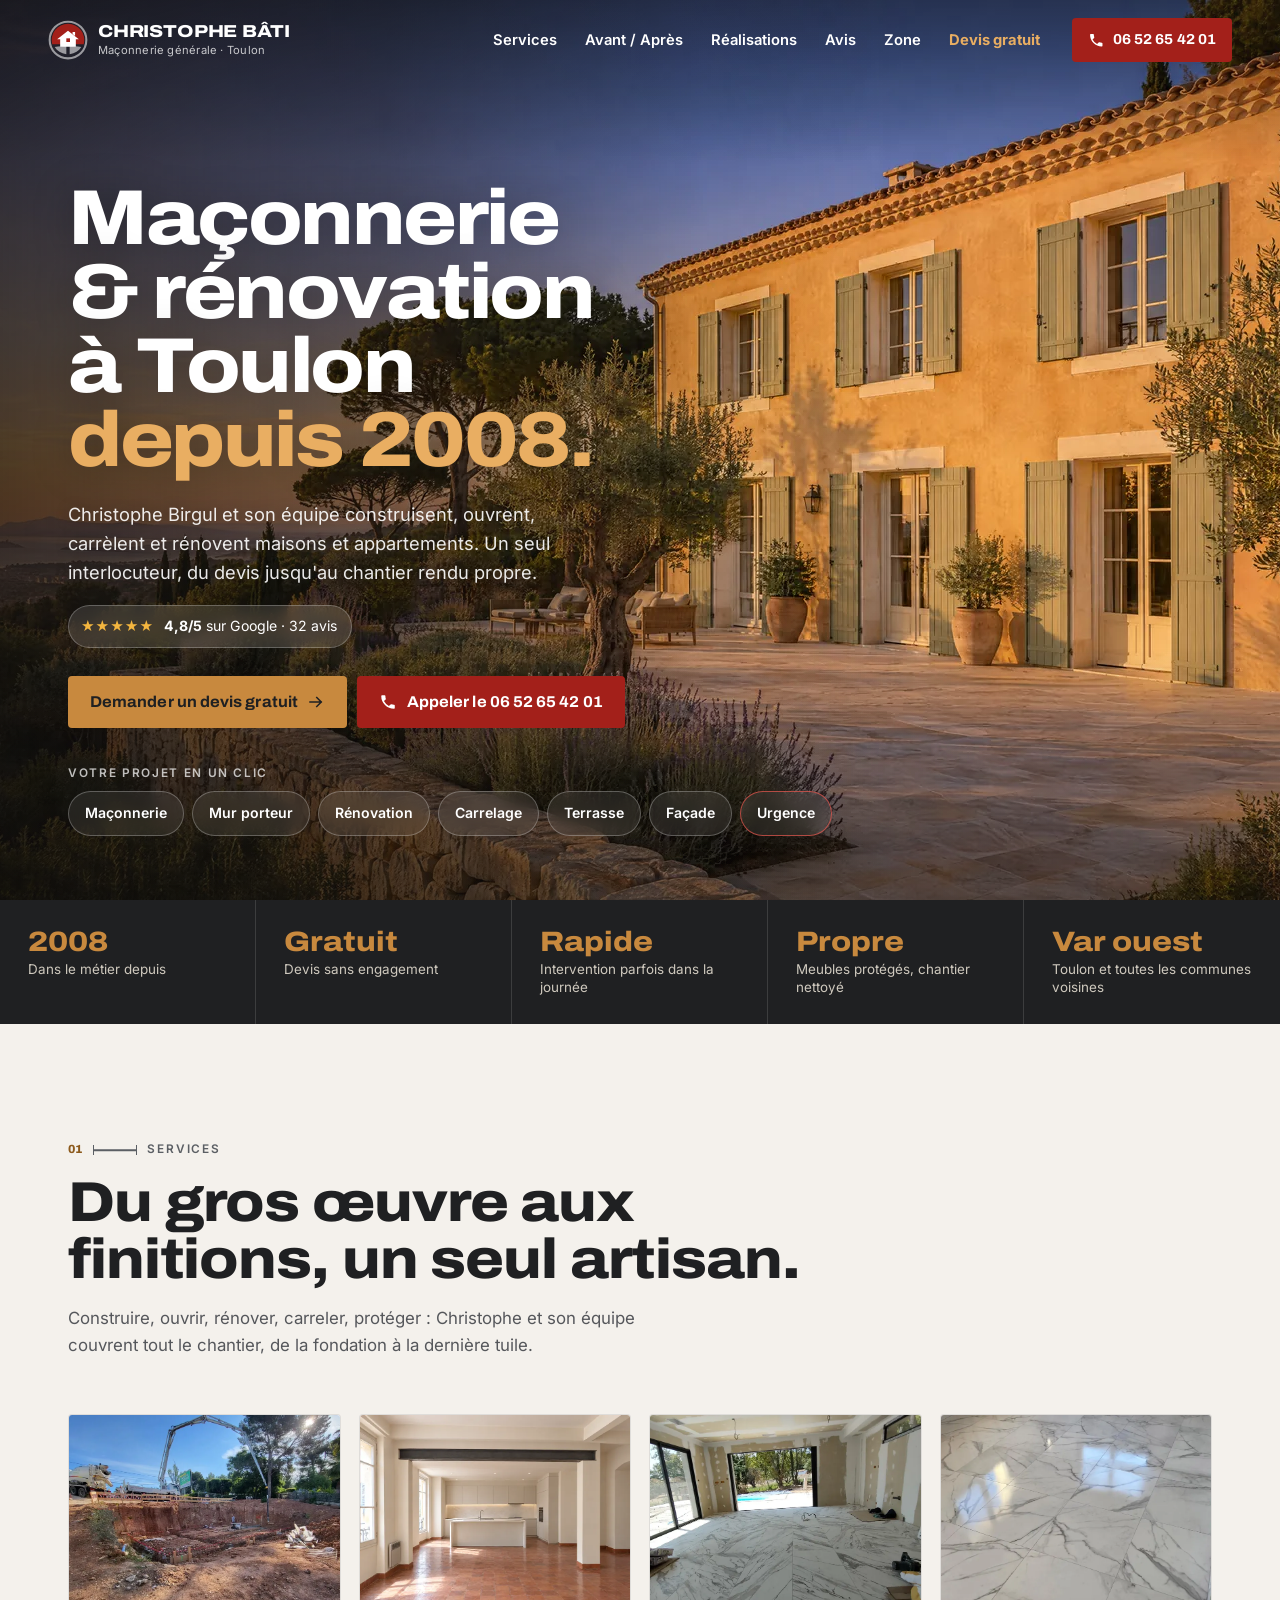
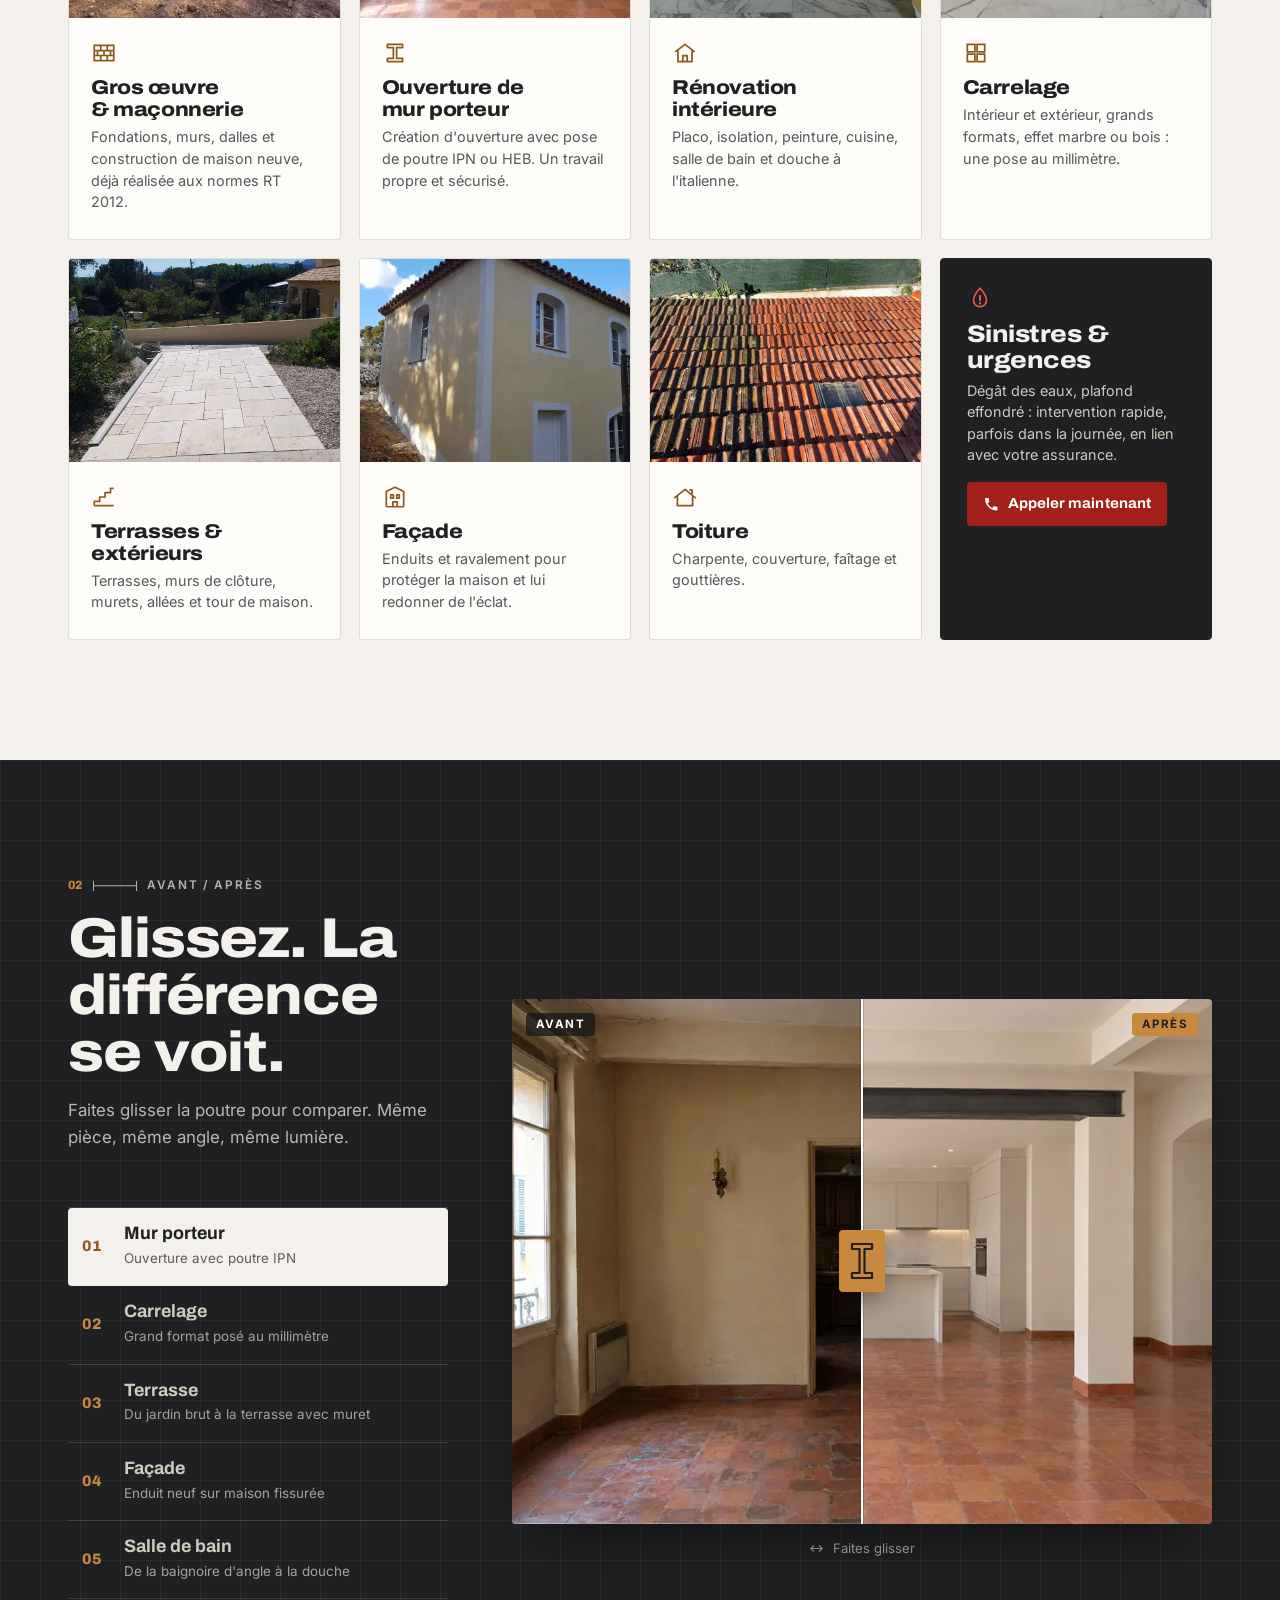
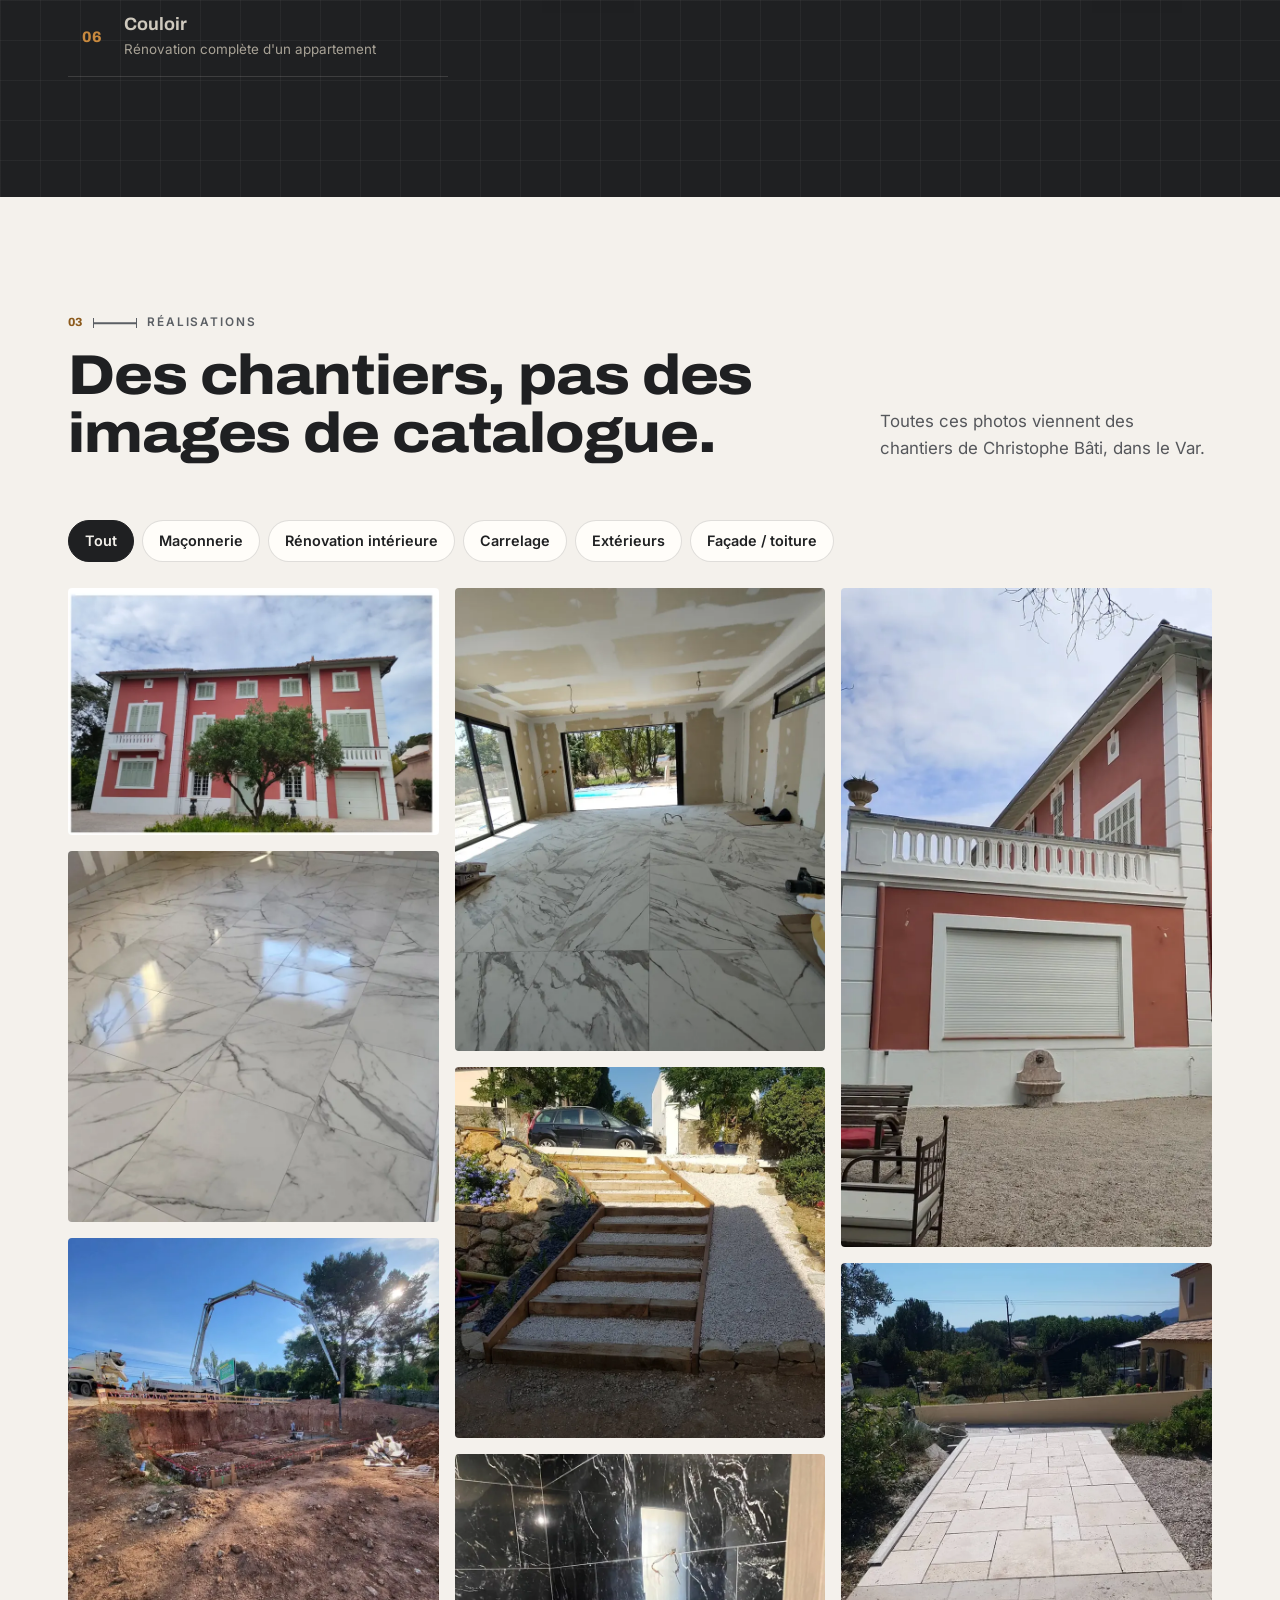
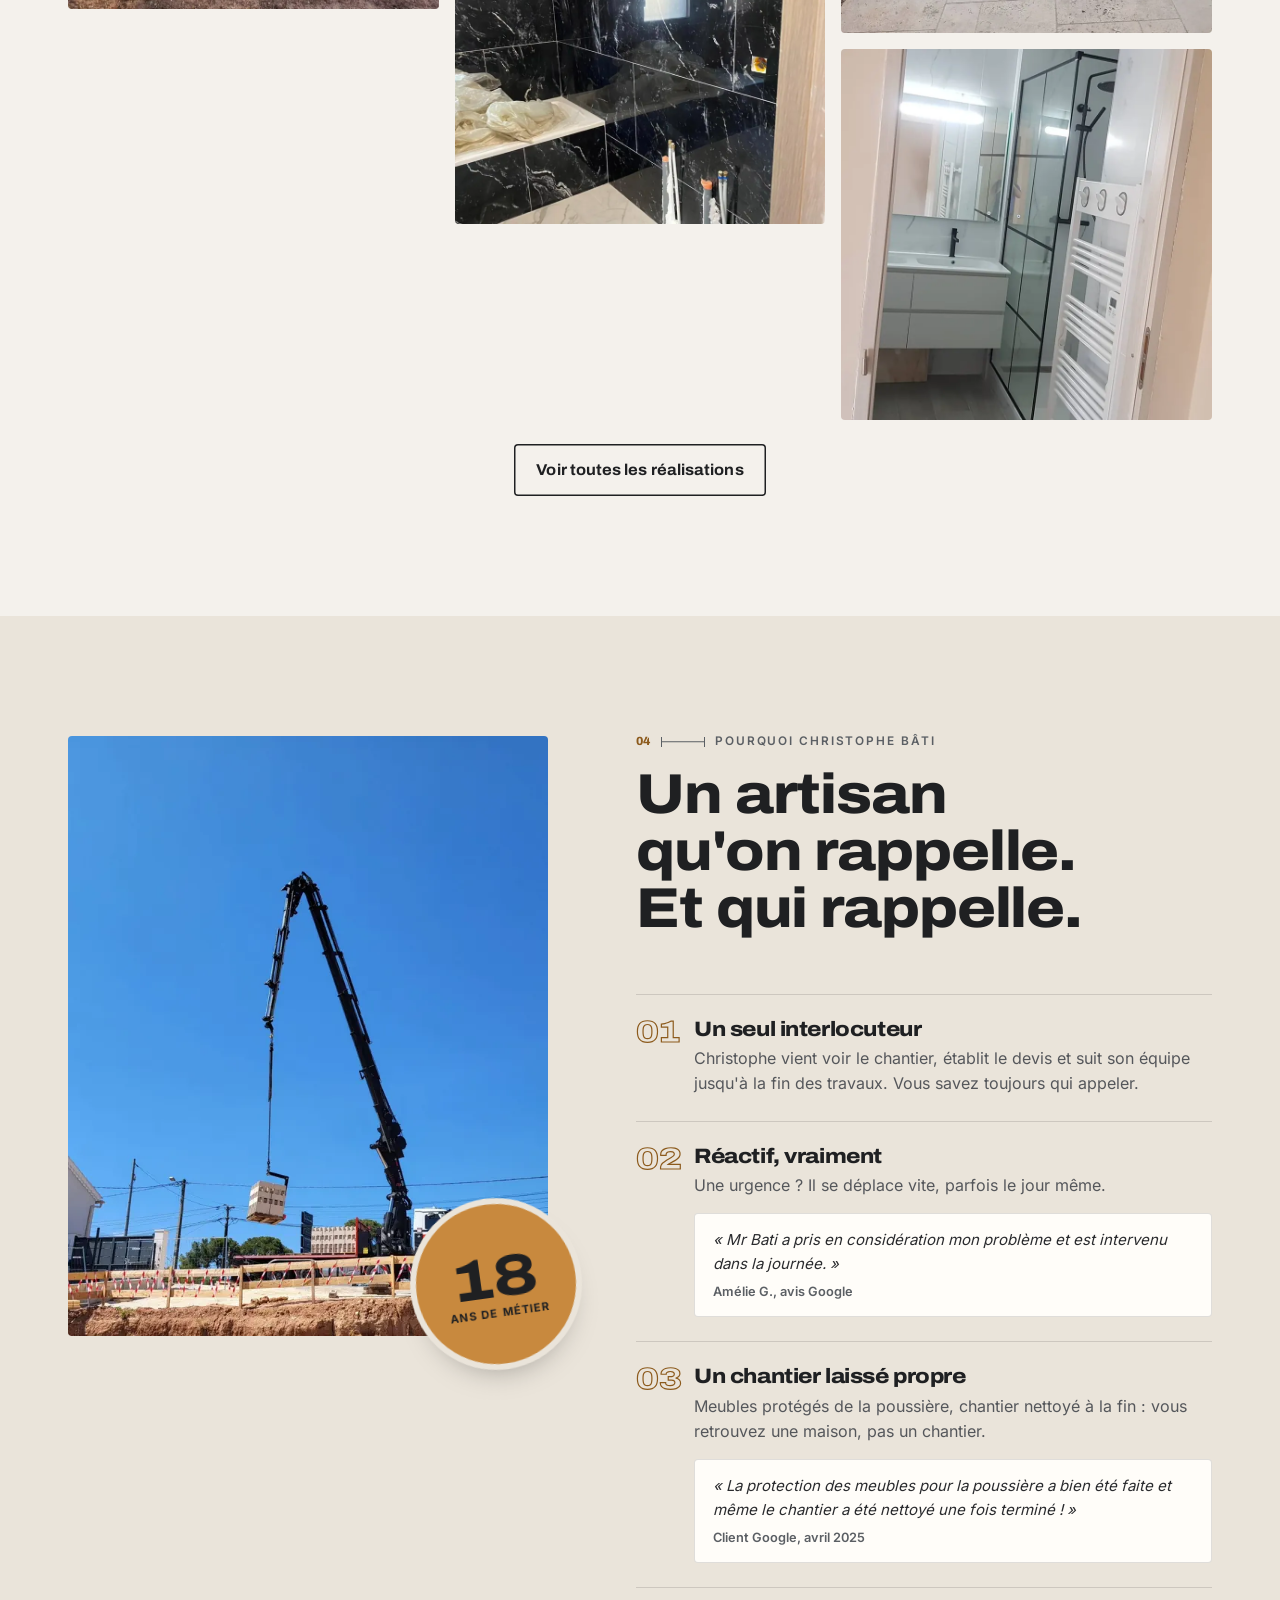
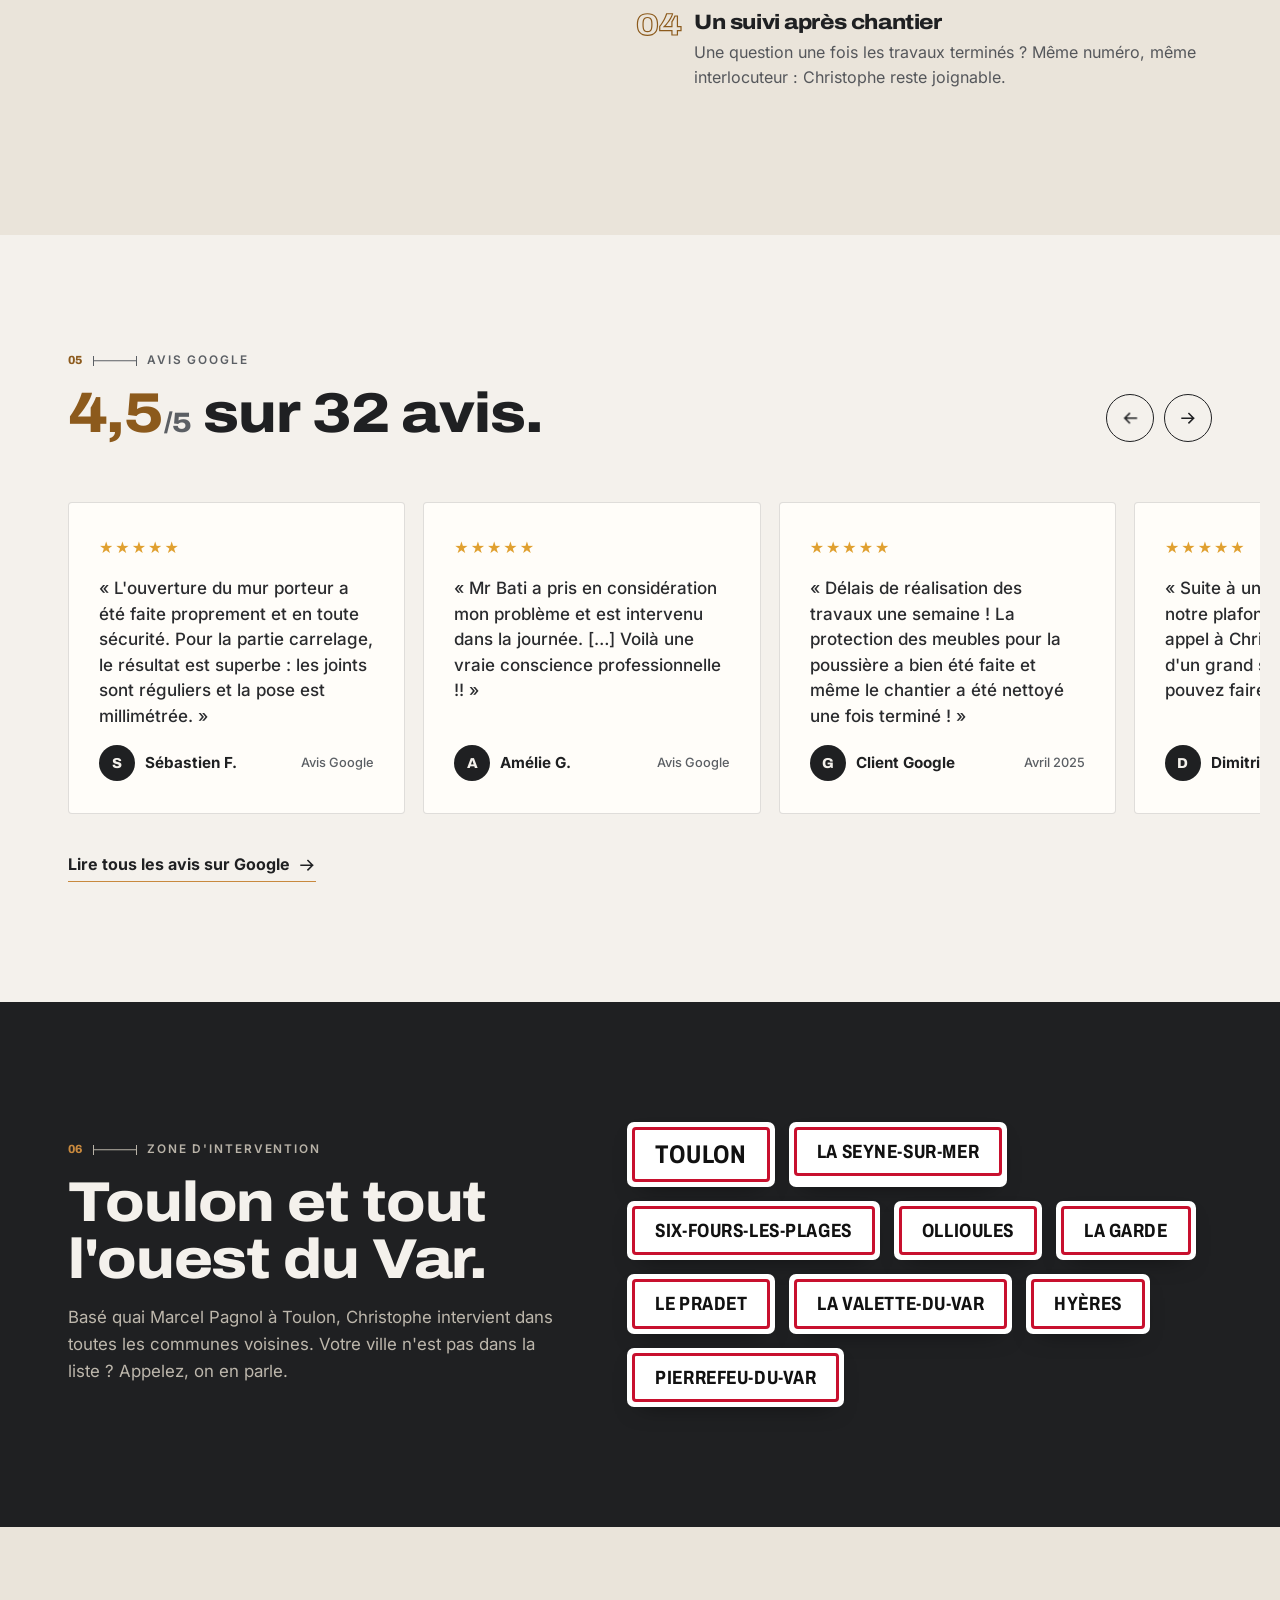
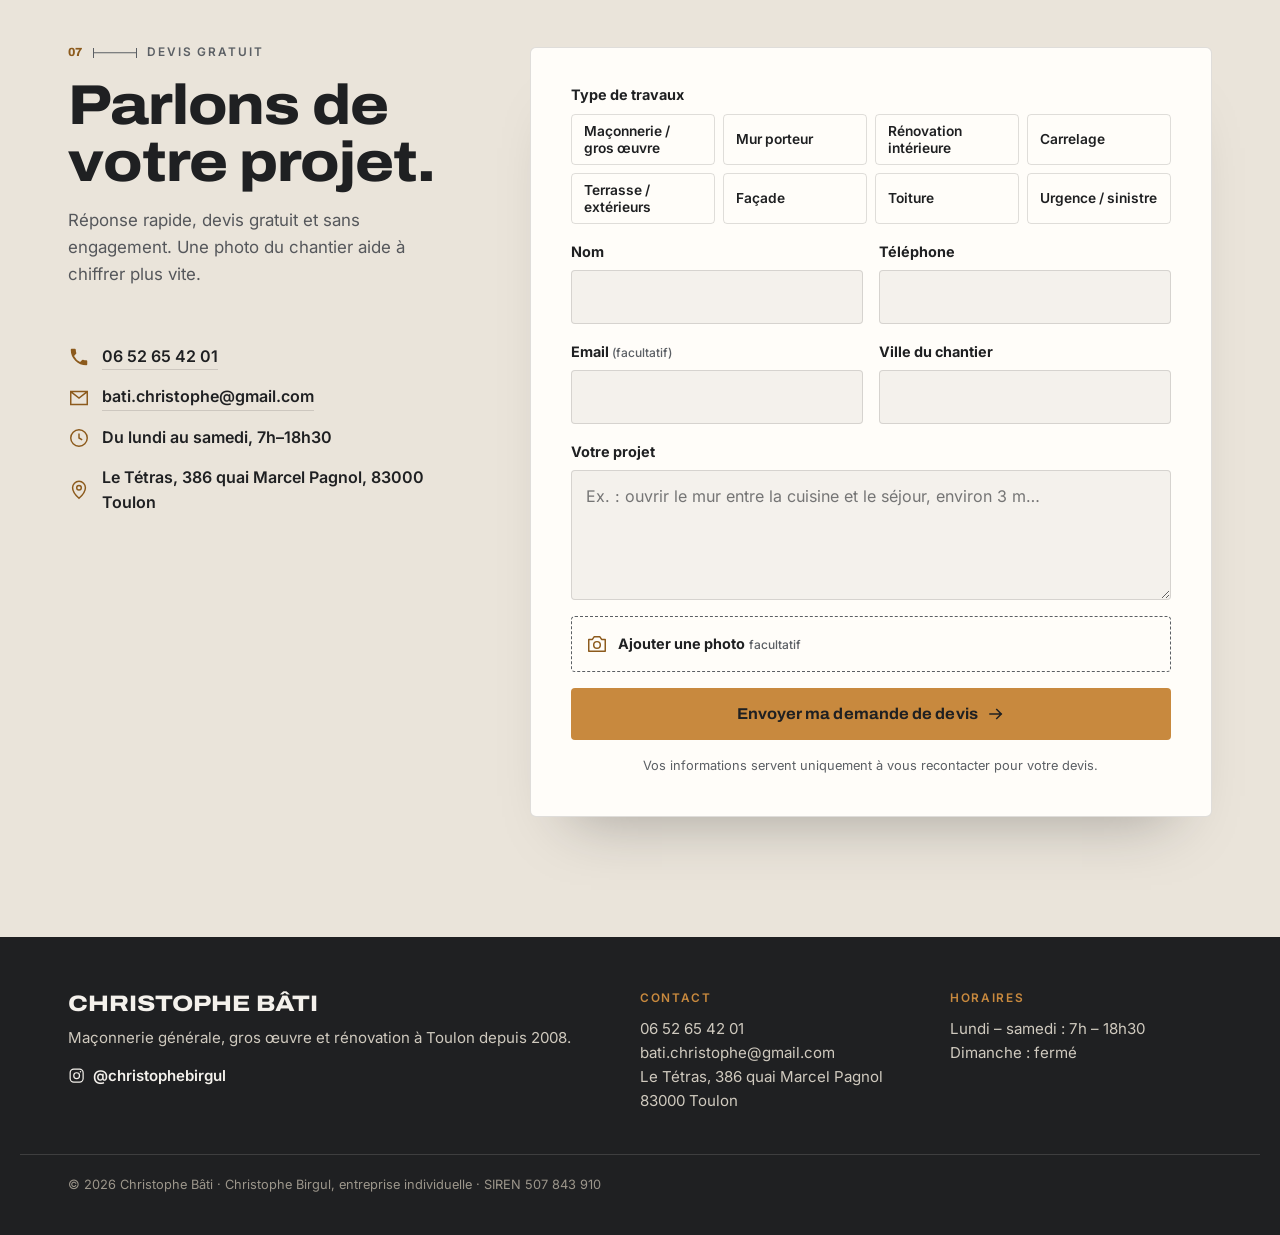
<file: index.html>
<!doctype html>
<html lang="fr">
<head>
<meta charset="utf-8">
<meta name="viewport" content="width=device-width, initial-scale=1, viewport-fit=cover">
<script>document.documentElement.style.setProperty("--vh",innerHeight/100+"px")</script>
<title>Christophe Bâti · Maçonnerie & rénovation à Toulon depuis 2008</title>
<meta name="description" content="Maçon à Toulon depuis 2008 : gros œuvre, ouverture de mur porteur, rénovation intérieure, carrelage, terrasses, façades et toiture. ★ 4,8/5 sur Google. Devis gratuit au 06 52 65 42 01.">
<meta name="robots" content="noindex, nofollow">
<meta name="theme-color" content="#1F2022">
<link rel="icon" type="image/svg+xml" href="favicon.svg">
<link rel="apple-touch-icon" href="apple-touch-icon.png">
<meta property="og:type" content="website">
<meta property="og:locale" content="fr_FR">
<meta property="og:title" content="Christophe Bâti · Maçonnerie & rénovation à Toulon">
<meta property="og:description" content="Gros œuvre, mur porteur, rénovation, carrelage, terrasses et façades dans tout l'ouest du Var. ★ 4,8/5 sur Google. Devis gratuit.">
<meta property="og:image" content="og-image.jpg">
<meta name="twitter:card" content="summary_large_image">
<link rel="preload" href="assets/fonts/archivo-latin-wdth-normal.woff2" as="font" type="font/woff2" crossorigin>
<link rel="preload" href="assets/fonts/inter-latin-wght-normal.woff2" as="font" type="font/woff2" crossorigin>
<link rel="preload" as="image" media="(min-width: 768px)" href="assets/img/hero-villa-1600.webp" imagesrcset="assets/img/hero-villa-1024.webp 1024w, assets/img/hero-villa-1600.webp 1600w, assets/img/hero-villa-2560.webp 2560w" imagesizes="100vw">
<link rel="preload" as="image" media="(max-width: 767px)" href="assets/img/hero-villa-m-720.webp" imagesrcset="assets/img/hero-villa-m-720.webp 720w, assets/img/hero-villa-m-1080.webp 1080w" imagesizes="100vw">
<link rel="stylesheet" href="assets/css/style.css?v=12">
<script type="application/ld+json">
{
  "@context": "https://schema.org",
  "@type": "HomeAndConstructionBusiness",
  "name": "Christophe Bâti",
  "description": "Maçonnerie générale, gros œuvre et rénovation à Toulon depuis 2008.",
  "founder": "Christophe Birgul",
  "foundingDate": "2008",
  "telephone": "+33652654201",
  "email": "bati.christophe@gmail.com",
  "image": "og-image.jpg",
  "address": {"@type": "PostalAddress", "streetAddress": "Le Tétras, 386 Quai Marcel Pagnol", "postalCode": "83000", "addressLocality": "Toulon", "addressCountry": "FR"},
  "openingHoursSpecification": [{"@type": "OpeningHoursSpecification", "dayOfWeek": ["Monday","Tuesday","Wednesday","Thursday","Friday","Saturday"], "opens": "07:00", "closes": "18:30"}],
  "aggregateRating": {"@type": "AggregateRating", "ratingValue": "4.8", "bestRating": "5", "reviewCount": "32"},
  "areaServed": ["Toulon","La Seyne-sur-Mer","Six-Fours-les-Plages","Ollioules","La Garde","Le Pradet","Hyères","La Valette-du-Var","Pierrefeu-du-Var"],
  "sameAs": ["https://www.instagram.com/christophebirgul/"]
}
</script>
<script src="assets/js/main.js?v=2" defer></script>
</head>
<body>
<a class="skip" href="#main">Aller au contenu</a>

<header class="header" id="header">
  <div class="header__in">
    <a class="brand" href="#top" aria-label="Christophe Bâti, retour en haut de page">
      <svg class="brand__mark" viewBox="0 0 48 48" aria-hidden="true"><circle cx="24" cy="24" r="22" fill="none" stroke="currentColor" stroke-width="2.5" opacity=".55"/><path d="M24 4.5a19.5 19.5 0 0 1 18.9 24.5H5.1A19.5 19.5 0 0 1 24 4.5Z" fill="#A3201A"/><path d="M11 23 24 13l13 10h-3.6v9H14.6v-9Z" fill="#fff"/><path d="M29.5 14.5h3v4.6l-3-2.3Z" fill="#fff"/><rect x="22" y="22" width="4.4" height="4.4" fill="#A3201A"/><path d="M8 32.5c5.4-1 10.7-1.2 14-1.2v9.8c-6.4-.9-11-4-14-8.6Zm32 0c-5.4-1-10.7-1.2-14-1.2v9.8c6.4-.9 11-4 14-8.6Z" fill="currentColor" opacity=".55"/></svg>
      <span class="brand__txt" translate="no"><strong>Christophe Bâti</strong><small>Maçonnerie générale · Toulon</small></span>
    </a>
    <nav class="nav" id="nav" aria-label="Navigation principale">
      <a href="#services">Services</a>
      <a href="#avant-apres">Avant / Après</a>
      <a href="#realisations">Réalisations</a>
      <a href="#avis">Avis</a>
      <a href="#zone">Zone</a>
      <a class="nav__devis" href="#devis">Devis gratuit</a>
    </nav>
    <a class="btn btn--call btn--sm header__tel" href="tel:+33652654201"><svg class="i" aria-hidden="true"><use href="#i-phone"/></svg><span>06 52 65 42 01</span></a>
    <button class="burger" id="burger" aria-expanded="false" aria-controls="nav" aria-label="Ouvrir le menu"><span></span><span></span></button>
  </div>
</header>

<main id="main">

<!-- HERO -->
<section class="hero" id="top" aria-labelledby="titre">
  <picture class="hero__bg">
    <source media="(max-width: 767px)" srcset="assets/img/hero-villa-m-720.webp 720w, assets/img/hero-villa-m-1080.webp 1080w" sizes="100vw" width="1080" height="1920">
    <img src="assets/img/hero-villa-1600.webp" srcset="assets/img/hero-villa-1024.webp 1024w, assets/img/hero-villa-1600.webp 1600w, assets/img/hero-villa-2560.webp 2560w" sizes="100vw" width="2560" height="1440" alt="Villa provençale à l'enduit ocre, volets verts et terrasse en pierre au coucher du soleil" fetchpriority="high">
  </picture>
  <div class="hero__in">
  <div class="hero__body">
    <h1 id="titre">Maçonnerie &amp; rénovation à Toulon <span class="h1__accent">depuis 2008.</span></h1>
    <p class="hero__lead">Christophe Birgul et son équipe construisent, ouvrent, carrèlent et rénovent maisons et appartements. Un seul interlocuteur, du devis jusqu'au chantier rendu propre.</p>
    <a class="gbadge" href="https://www.google.com/maps/search/?api=1&amp;query=CHRISTOPHE%20BATI&amp;query_place_id=ChIJ0TCNc8gbyRIRkVLTa7UBrfA" target="_blank" rel="noopener">
      <span class="gbadge__stars" aria-hidden="true">★★★★★</span>
      <span><strong>4,8/5</strong> sur Google · 32 avis</span>
    </a>
    <div class="hero__ctas">
      <a class="btn btn--ocre" href="#devis">Demander un devis gratuit<svg class="i" aria-hidden="true"><use href="#i-arrow"/></svg></a>
      <a class="btn btn--call" href="tel:+33652654201"><svg class="i" aria-hidden="true"><use href="#i-phone"/></svg>Appeler le 06 52 65 42 01</a>
    </div>
    <div class="quick" aria-labelledby="quick-t">
      <p class="quick__t" id="quick-t">Votre projet en un clic</p>
      <div class="quick__chips">
        <a href="#devis" data-type="Gros œuvre / maçonnerie">Maçonnerie</a>
        <a href="#devis" data-type="Ouverture de mur porteur">Mur porteur</a>
        <a href="#devis" data-type="Rénovation intérieure">Rénovation</a>
        <a href="#devis" data-type="Carrelage">Carrelage</a>
        <a href="#devis" data-type="Terrasse / extérieurs">Terrasse</a>
        <a href="#devis" data-type="Façade / enduit">Façade</a>
        <a href="#devis" data-type="Urgence / sinistre">Urgence</a>
      </div>
    </div>
  </div>
  </div>
</section>

<!-- CONFIANCE -->
<section class="trust" aria-label="Nos engagements">
  <ul class="trust__list">
    <li><strong><span data-count="2008" data-from="1990">2008</span></strong><span>Dans le métier depuis</span></li>
    <li><strong>Gratuit</strong><span>Devis sans engagement</span></li>
    <li><strong>Rapide</strong><span>Intervention parfois dans la journée</span></li>
    <li><strong>Propre</strong><span>Meubles protégés, chantier nettoyé</span></li>
    <li><strong>Var ouest</strong><span>Toulon et toutes les communes voisines</span></li>
  </ul>
</section>

<!-- SERVICES -->
<section class="section" id="services" aria-labelledby="t-services">
  <div class="wrap">
    <div class="shead reveal">
      <p class="eyebrow"><span class="num">01</span><span class="cote" aria-hidden="true"></span>Services</p>
      <h2 id="t-services">Du gros œuvre aux finitions, un seul artisan.</h2>
      <p class="shead__p">Construire, ouvrir, rénover, carreler, protéger : Christophe et son équipe couvrent tout le chantier, de la fondation à la dernière tuile.</p>
    </div>
    <div class="services">
      <article class="svc reveal">
        <div class="svc__img"><img src="assets/img/fondations-pompe-800.webp" width="800" height="800" loading="lazy" decoding="async" alt="Coulage des fondations d'une maison neuve à la pompe à béton"></div>
        <div class="svc__body"><svg class="i svc__i" aria-hidden="true"><use href="#i-wall"/></svg><h3>Gros œuvre &amp; maçonnerie</h3><p>Fondations, murs, dalles et construction de maison neuve, déjà réalisée aux normes RT 2012.</p></div>
      </article>
      <article class="svc reveal">
        <div class="svc__img"><img src="assets/img/ap-mur-porteur-apres-800.webp" width="800" height="597" loading="lazy" decoding="async" alt="Pièce ouverte sur la cuisine après ouverture d'un mur porteur avec poutre IPN"></div>
        <div class="svc__body"><svg class="i svc__i" aria-hidden="true"><use href="#i-beam"/></svg><h3>Ouverture de mur porteur</h3><p>Création d'ouverture avec pose de poutre IPN ou HEB. Un travail propre et sécurisé.</p></div>
      </article>
      <article class="svc reveal">
        <div class="svc__img"><img src="assets/img/open-space-marbre-800.webp" width="800" height="1000" loading="lazy" decoding="async" alt="Grande pièce de vie rénovée avec sol effet marbre et baie vitrée sur la piscine"></div>
        <div class="svc__body"><svg class="i svc__i" aria-hidden="true"><use href="#i-home"/></svg><h3>Rénovation intérieure</h3><p>Placo, isolation, peinture, cuisine, salle de bain et douche à l'italienne.</p></div>
      </article>
      <article class="svc reveal">
        <div class="svc__img"><img src="assets/img/carrelage-marbre-800.webp" width="800" height="800" loading="lazy" decoding="async" alt="Carrelage grand format effet marbre posé par Christophe Bâti"></div>
        <div class="svc__body"><svg class="i svc__i" aria-hidden="true"><use href="#i-tiles"/></svg><h3>Carrelage</h3><p>Intérieur et extérieur, grands formats, effet marbre ou bois : une pose au millimètre.</p></div>
      </article>
      <article class="svc reveal">
        <div class="svc__img"><img src="assets/img/allee-dallage-pierre-800.webp" width="800" height="800" loading="lazy" decoding="async" alt="Allée en dallage de pierre et muret enduit dans un jardin du Var"></div>
        <div class="svc__body"><svg class="i svc__i" aria-hidden="true"><use href="#i-stairs"/></svg><h3>Terrasses &amp; extérieurs</h3><p>Terrasses, murs de clôture, murets, allées et tour de maison.</p></div>
      </article>
      <article class="svc reveal">
        <div class="svc__img"><img src="assets/img/facade-ocre-jaune-800.webp" width="800" height="800" loading="lazy" decoding="async" alt="Façade enduite ocre jaune avec encadrements gris"></div>
        <div class="svc__body"><svg class="i svc__i" aria-hidden="true"><use href="#i-facade"/></svg><h3>Façade</h3><p>Enduits et ravalement pour protéger la maison et lui redonner de l'éclat.</p></div>
      </article>
      <article class="svc reveal">
        <div class="svc__img"><img src="assets/img/toiture-tuiles-800.webp" width="800" height="800" loading="lazy" decoding="async" alt="Toiture en tuiles rondes provençales"></div>
        <div class="svc__body"><svg class="i svc__i" aria-hidden="true"><use href="#i-roof"/></svg><h3>Toiture</h3><p>Charpente, couverture, faîtage et gouttières.</p></div>
      </article>
      <article class="svc svc--urgent reveal">
        <div class="svc__body">
          <svg class="i svc__i" aria-hidden="true"><use href="#i-drop"/></svg>
          <h3>Sinistres &amp; urgences</h3>
          <p>Dégât des eaux, plafond effondré : intervention rapide, parfois dans la journée, en lien avec votre assurance.</p>
          <a class="btn btn--call btn--sm" href="tel:+33652654201"><svg class="i" aria-hidden="true"><use href="#i-phone"/></svg>Appeler maintenant</a>
        </div>
      </article>
    </div>
  </div>
</section>

<!-- AVANT / APRES -->
<section class="section section--dark blueprint" id="avant-apres" aria-labelledby="t-ap">
  <div class="wrap ap">
    <div class="ap__side">
      <div class="shead reveal">
        <p class="eyebrow"><span class="num">02</span><span class="cote" aria-hidden="true"></span>Avant / Après</p>
        <h2 id="t-ap">Glissez. La différence se voit.</h2>
        <p class="shead__p">Faites glisser la poutre pour comparer. Même pièce, même angle, même lumière.</p>
      </div>
      <div class="ap__tabs" role="tablist" aria-label="Choisir un chantier">
        <button role="tab" id="tab-1" aria-controls="ba-1" aria-selected="true"><span class="n">01</span><span><strong>Mur porteur</strong><small>Ouverture avec poutre IPN</small></span></button>
        <button role="tab" id="tab-2" aria-controls="ba-2" aria-selected="false" tabindex="-1"><span class="n">02</span><span><strong>Carrelage</strong><small>Grand format posé au millimètre</small></span></button>
        <button role="tab" id="tab-3" aria-controls="ba-3" aria-selected="false" tabindex="-1"><span class="n">03</span><span><strong>Terrasse</strong><small>Du jardin brut à la terrasse avec muret</small></span></button>
        <button role="tab" id="tab-4" aria-controls="ba-4" aria-selected="false" tabindex="-1"><span class="n">04</span><span><strong>Façade</strong><small>Enduit neuf sur maison fissurée</small></span></button>
        <button role="tab" id="tab-5" aria-controls="ba-5" aria-selected="false" tabindex="-1"><span class="n">05</span><span><strong>Salle de bain</strong><small>De la baignoire d'angle à la douche</small></span></button>
        <button role="tab" id="tab-6" aria-controls="ba-6" aria-selected="false" tabindex="-1"><span class="n">06</span><span><strong>Couloir</strong><small>Rénovation complète d'un appartement</small></span></button>
      </div>
    </div>
    <div class="ap__stage reveal">
      <div class="ba" id="ba-1" role="tabpanel" aria-labelledby="tab-1" style="--ar:4/3;--arn:1.333">
        <img class="ba__after" src="assets/img/ap-mur-porteur-apres-1600.webp" srcset="assets/img/ap-mur-porteur-apres-800.webp 800w, assets/img/ap-mur-porteur-apres-1600.webp 1600w" sizes="(min-width: 1024px) 58vw, 100vw" width="1600" height="1195" loading="lazy" decoding="async" alt="Après : mur porteur ouvert, poutre IPN apparente et cuisine ouverte">
        <img class="ba__before" src="assets/img/ap-mur-porteur-avant-1600.webp" srcset="assets/img/ap-mur-porteur-avant-800.webp 800w, assets/img/ap-mur-porteur-avant-1600.webp 1600w" sizes="(min-width: 1024px) 58vw, 100vw" width="1600" height="1195" loading="lazy" decoding="async" alt="Avant : cuisine fermée derrière un mur porteur avec une simple porte">
      </div>
      <div class="ba" id="ba-2" role="tabpanel" aria-labelledby="tab-2" style="--ar:4/3;--arn:1.333" hidden>
        <img class="ba__after" src="assets/img/ap-carrelage-apres-1600.webp" srcset="assets/img/ap-carrelage-apres-800.webp 800w, assets/img/ap-carrelage-apres-1600.webp 1600w" sizes="(min-width: 1024px) 58vw, 100vw" width="1600" height="1195" loading="lazy" decoding="async" alt="Après : carrelage grand format gris clair aux joints fins et réguliers">
        <img class="ba__before" src="assets/img/ap-carrelage-avant-1600.webp" srcset="assets/img/ap-carrelage-avant-800.webp 800w, assets/img/ap-carrelage-avant-1600.webp 1600w" sizes="(min-width: 1024px) 58vw, 100vw" width="1600" height="1195" loading="lazy" decoding="async" alt="Avant : vieux carrelage fissuré avec des carreaux manquants">
      </div>
      <div class="ba" id="ba-3" role="tabpanel" aria-labelledby="tab-3" style="--ar:4/3;--arn:1.333" hidden>
        <img class="ba__after" src="assets/img/ap-terrasse-apres-1600.webp" srcset="assets/img/ap-terrasse-apres-800.webp 800w, assets/img/ap-terrasse-apres-1600.webp 1600w" sizes="(min-width: 1024px) 58vw, 100vw" width="1600" height="1195" loading="lazy" decoding="async" alt="Après : terrasse carrelée bordée d'un muret en pierre avec marches et lavandes">
        <img class="ba__before" src="assets/img/ap-terrasse-avant-1600.webp" srcset="assets/img/ap-terrasse-avant-800.webp 800w, assets/img/ap-terrasse-avant-1600.webp 1600w" sizes="(min-width: 1024px) 58vw, 100vw" width="1600" height="1195" loading="lazy" decoding="async" alt="Avant : jardin en terre brute et herbes sèches devant la maison">
      </div>
      <div class="ba" id="ba-4" role="tabpanel" aria-labelledby="tab-4" style="--ar:4/5;--arn:.8" hidden>
        <img class="ba__after" src="assets/img/ap-facade-apres-800.webp" width="800" height="1000" loading="lazy" decoding="async" alt="Après : façade enduite orange, volets blancs et véranda">
        <img class="ba__before" src="assets/img/ap-facade-avant-800.webp" width="800" height="1000" loading="lazy" decoding="async" alt="Avant : façade défraîchie et tachée de la même maison">
      </div>
      <div class="ba" id="ba-5" role="tabpanel" aria-labelledby="tab-5" style="--ar:4/5;--arn:.8" hidden>
        <img class="ba__after" src="assets/img/ap-sdb-apres-800.webp" width="690" height="862" loading="lazy" decoding="async" alt="Après : salle de bain avec douche vitrée noire, meuble vasque et sèche-serviettes">
        <img class="ba__before" src="assets/img/ap-sdb-avant-800.webp" width="690" height="862" loading="lazy" decoding="async" alt="Avant : salle de bain avec baignoire d'angle bleue et faïence ancienne">
      </div>
      <div class="ba" id="ba-6" role="tabpanel" aria-labelledby="tab-6" style="--ar:4/5;--arn:.8" hidden>
        <img class="ba__after" src="assets/img/ap-couloir-apres-800.webp" width="629" height="786" loading="lazy" decoding="async" alt="Après : couloir lumineux, sol imitation bois, portes neuves et spots">
        <img class="ba__before" src="assets/img/ap-couloir-avant-800.webp" width="636" height="795" loading="lazy" decoding="async" alt="Avant : couloir en travaux, sol brut et murs ouverts">
      </div>
      <p class="ap__hint" aria-hidden="true"><svg class="i" aria-hidden="true"><use href="#i-drag"/></svg>Faites glisser</p>
    </div>
  </div>
</section>

<!-- REALISATIONS -->
<section class="section" id="realisations" aria-labelledby="t-real">
  <div class="wrap">
    <div class="shead shead--row reveal">
      <div>
        <p class="eyebrow"><span class="num">03</span><span class="cote" aria-hidden="true"></span>Réalisations</p>
        <h2 id="t-real">Des chantiers, pas des images de catalogue.</h2>
      </div>
      <p class="shead__p">Toutes ces photos viennent des chantiers de Christophe Bâti, dans le Var.</p>
    </div>
    <div class="filters" role="group" aria-label="Filtrer les réalisations">
      <button class="is-on" aria-pressed="true" data-f="all">Tout</button>
      <button aria-pressed="false" data-f="maconnerie">Maçonnerie</button>
      <button aria-pressed="false" data-f="renovation">Rénovation intérieure</button>
      <button aria-pressed="false" data-f="carrelage">Carrelage</button>
      <button aria-pressed="false" data-f="exterieurs">Extérieurs</button>
      <button aria-pressed="false" data-f="facade">Façade / toiture</button>
    </div>
    <div class="gallery" id="gallery">
      <figure data-cat="facade"><button class="g__btn" aria-label="Agrandir : villa provençale après ravalement"><img src="assets/img/villa-rouge-chantier-800.webp" width="800" height="534" loading="lazy" decoding="async" alt="Villa provençale rouge et blanche après ravalement de façade"></button><figcaption>Façade · Ravalement</figcaption></figure>
      <figure data-cat="carrelage"><button class="g__btn" aria-label="Agrandir : carrelage effet marbre"><img src="assets/img/carrelage-marbre-800.webp" srcset="assets/img/carrelage-marbre-800.webp 800w, assets/img/carrelage-marbre-1600.webp 1600w" sizes="(min-width: 1024px) 33vw, 50vw" width="800" height="800" loading="lazy" decoding="async" alt="Sol en carrelage grand format effet marbre"></button><figcaption>Carrelage · Effet marbre</figcaption></figure>
      <figure data-cat="maconnerie"><button class="g__btn" aria-label="Agrandir : coulage des fondations"><img src="assets/img/fondations-pompe-800.webp" srcset="assets/img/fondations-pompe-800.webp 800w, assets/img/fondations-pompe-1600.webp 1600w" sizes="(min-width: 1024px) 33vw, 50vw" width="800" height="800" loading="lazy" decoding="async" alt="Pompe à béton pour le coulage des fondations d'une maison"></button><figcaption>Maçonnerie · Fondations</figcaption></figure>
      <figure data-cat="renovation"><button class="g__btn" aria-label="Agrandir : pièce de vie rénovée"><img src="assets/img/open-space-marbre-800.webp" srcset="assets/img/open-space-marbre-800.webp 800w, assets/img/open-space-marbre-1600.webp 1600w" sizes="(min-width: 1024px) 33vw, 50vw" width="800" height="1000" loading="lazy" decoding="async" alt="Pièce de vie rénovée, sol effet marbre et baie vitrée"></button><figcaption>Rénovation · Pièce de vie</figcaption></figure>
      <figure data-cat="exterieurs"><button class="g__btn" aria-label="Agrandir : escalier de jardin"><img src="assets/img/escalier-jardin-800.webp" width="800" height="800" loading="lazy" decoding="async" alt="Escalier de jardin en bois et gravier bordé d'un muret en pierre"></button><figcaption>Extérieurs · Escalier de jardin</figcaption></figure>
      <figure data-cat="carrelage"><button class="g__btn" aria-label="Agrandir : douche en marbre noir"><img src="assets/img/douche-marbre-noir-800.webp" srcset="assets/img/douche-marbre-noir-800.webp 800w, assets/img/douche-marbre-noir-1600.webp 1600w" sizes="(min-width: 1024px) 33vw, 50vw" width="800" height="800" loading="lazy" decoding="async" alt="Douche à l'italienne habillée de carrelage effet marbre noir"></button><figcaption>Carrelage · Douche</figcaption></figure>
      <figure data-cat="facade"><button class="g__btn" aria-label="Agrandir : façade rouge"><img src="assets/img/villa-facade-rouge-800.webp" width="800" height="1422" loading="lazy" decoding="async" alt="Façade rouge d'une villa avec balustrade blanche"></button><figcaption>Façade · Enduit</figcaption></figure>
      <figure data-cat="exterieurs"><button class="g__btn" aria-label="Agrandir : allée en dallage de pierre"><img src="assets/img/allee-dallage-pierre-800.webp" width="800" height="800" loading="lazy" decoding="async" alt="Allée en dallage de pierre naturelle et muret"></button><figcaption>Extérieurs · Dallage</figcaption></figure>
      <figure data-cat="renovation"><button class="g__btn" aria-label="Agrandir : salle de bain rénovée"><img src="assets/img/salle-de-bain-800.webp" width="800" height="800" loading="lazy" decoding="async" alt="Salle de bain rénovée avec douche et paroi verrière noire"></button><figcaption>Rénovation · Salle de bain</figcaption></figure>
      <figure data-cat="maconnerie"><button class="g__btn" aria-label="Agrandir : livraison à la grue"><img src="assets/img/grue-parpaings-800.webp" srcset="assets/img/grue-parpaings-800.webp 800w, assets/img/grue-parpaings-1600.webp 1600w" sizes="(min-width: 1024px) 33vw, 50vw" width="800" height="800" loading="lazy" decoding="async" alt="Camion grue livrant des palettes de parpaings sur un chantier"></button><figcaption>Maçonnerie · Construction</figcaption></figure>
      <figure data-cat="carrelage"><button class="g__btn" aria-label="Agrandir : carreaux de ciment"><img src="assets/img/carreaux-ciment-800.webp" srcset="assets/img/carreaux-ciment-800.webp 800w, assets/img/carreaux-ciment-1600.webp 1600w" sizes="(min-width: 1024px) 33vw, 50vw" width="800" height="800" loading="lazy" decoding="async" alt="Sol en carreaux de ciment à motifs noirs et gris"></button><figcaption>Carrelage · Carreaux de ciment</figcaption></figure>
      <figure data-cat="facade"><button class="g__btn" aria-label="Agrandir : toiture"><img src="assets/img/toiture-faitage-800.webp" width="720" height="960" loading="lazy" decoding="async" alt="Faîtage de toiture refait en tuiles rondes"></button><figcaption>Toiture · Faîtage</figcaption></figure>
      <figure data-cat="renovation"><button class="g__btn" aria-label="Agrandir : escalier et sol marbre"><img src="assets/img/escalier-marbre-800.webp" srcset="assets/img/escalier-marbre-800.webp 800w, assets/img/escalier-marbre-1600.webp 1500w" sizes="(min-width: 1024px) 33vw, 50vw" width="800" height="1067" loading="lazy" decoding="async" alt="Escalier gris et sol effet marbre dans une maison en rénovation"></button><figcaption>Rénovation · Escalier</figcaption></figure>
      <figure data-cat="exterieurs"><button class="g__btn" aria-label="Agrandir : terrasse carrelée"><img src="assets/img/terrasse-carrelee-800.webp" width="800" height="800" loading="lazy" decoding="async" alt="Terrasse carrelée effet ardoise le long d'une maison"></button><figcaption>Extérieurs · Terrasse</figcaption></figure>
      <figure data-cat="maconnerie"><button class="g__btn" aria-label="Agrandir : coulage de dalle"><img src="assets/img/coulage-dalle-800.webp" width="720" height="1120" loading="lazy" decoding="async" alt="Équipe coulant une dalle béton à l'étage"></button><figcaption>Maçonnerie · Dalle</figcaption></figure>
      <figure data-cat="carrelage"><button class="g__btn" aria-label="Agrandir : carrelage hexagonal"><img src="assets/img/carrelage-hexagonal-800.webp" srcset="assets/img/carrelage-hexagonal-800.webp 800w, assets/img/carrelage-hexagonal-1600.webp 1600w" sizes="(min-width: 1024px) 33vw, 50vw" width="800" height="800" loading="lazy" decoding="async" alt="Carrelage mural en losanges gris effet 3D"></button><figcaption>Carrelage · Mural</figcaption></figure>
      <figure data-cat="facade"><button class="g__btn" aria-label="Agrandir : façade orange"><img src="assets/img/facade-orange-neuve-800.webp" width="800" height="1086" loading="lazy" decoding="async" alt="Maison à la façade orange fraîchement enduite"></button><figcaption>Façade · Enduit neuf</figcaption></figure>
      <figure data-cat="renovation"><button class="g__btn" aria-label="Agrandir : escalier en colimaçon"><img src="assets/img/escalier-colimacon-800.webp" width="800" height="800" loading="lazy" decoding="async" alt="Pièce rénovée avec escalier en colimaçon blanc"></button><figcaption>Rénovation · Aménagement</figcaption></figure>
      <figure data-cat="exterieurs"><button class="g__btn" aria-label="Agrandir : muret et clôture"><img src="assets/img/muret-cloture-800.webp" width="720" height="900" loading="lazy" decoding="async" alt="Muret enduit surmonté d'une clôture aluminium"></button><figcaption>Extérieurs · Muret &amp; clôture</figcaption></figure>
      <figure data-cat="maconnerie"><button class="g__btn" aria-label="Agrandir : fondations"><img src="assets/img/fondations-terrassement-800.webp" srcset="assets/img/fondations-terrassement-800.webp 800w, assets/img/fondations-terrassement-1600.webp 1600w" sizes="(min-width: 1024px) 33vw, 50vw" width="800" height="800" loading="lazy" decoding="async" alt="Fondations d'une maison neuve après terrassement"></button><figcaption>Maçonnerie · Terrassement</figcaption></figure>
      <figure data-cat="carrelage"><button class="g__btn" aria-label="Agrandir : terrasse effet bois"><img src="assets/img/terrasse-imitation-bois-800.webp" srcset="assets/img/terrasse-imitation-bois-800.webp 800w, assets/img/terrasse-imitation-bois-1600.webp 1600w" sizes="(min-width: 1024px) 33vw, 50vw" width="800" height="800" loading="lazy" decoding="async" alt="Terrasse arrondie en carrelage imitation bois"></button><figcaption>Carrelage · Extérieur</figcaption></figure>
      <figure data-cat="renovation"><button class="g__btn" aria-label="Agrandir : couloir rénové"><img src="assets/img/couloir-renove-800.webp" width="629" height="1716" loading="lazy" decoding="async" alt="Couloir rénové avec portes coulissantes et sol imitation bois"></button><figcaption>Rénovation · Couloir</figcaption></figure>
      <figure data-cat="facade"><button class="g__btn" aria-label="Agrandir : façade ocre"><img src="assets/img/facade-ocre-jaune-800.webp" width="800" height="800" loading="lazy" decoding="async" alt="Façade enduite ocre jaune d'une maison provençale"></button><figcaption>Façade · Enduit</figcaption></figure>
      <figure data-cat="exterieurs"><button class="g__btn" aria-label="Agrandir : terrasse et muret en pierre"><img src="assets/img/terrasse-muret-pierre-800.webp" width="800" height="800" loading="lazy" decoding="async" alt="Création d'une terrasse avec muret en pierres sèches"></button><figcaption>Extérieurs · Muret en pierre</figcaption></figure>
      <figure data-cat="maconnerie"><button class="g__btn" aria-label="Agrandir : murs en parpaing"><img src="assets/img/maison-parpaing-800.webp" width="800" height="800" loading="lazy" decoding="async" alt="Élévation des murs en parpaing d'une maison"></button><figcaption>Maçonnerie · Élévation</figcaption></figure>
      <figure data-cat="facade"><button class="g__btn" aria-label="Agrandir : toiture en tuiles"><img src="assets/img/toiture-tuiles-800.webp" srcset="assets/img/toiture-tuiles-800.webp 800w, assets/img/toiture-tuiles-1600.webp 1600w" sizes="(min-width: 1024px) 33vw, 50vw" width="800" height="800" loading="lazy" decoding="async" alt="Couverture en tuiles rondes vue de dessus"></button><figcaption>Toiture · Couverture</figcaption></figure>
    </div>
    <div class="gallery__more"><button class="btn btn--line" id="more">Voir toutes les réalisations</button></div>
  </div>
</section>

<!-- POURQUOI -->
<section class="section section--sand" id="pourquoi" aria-labelledby="t-why">
  <div class="wrap why">
    <div class="why__media reveal">
      <img src="assets/img/grue-parpaings-800.webp" srcset="assets/img/grue-parpaings-800.webp 800w, assets/img/grue-parpaings-1600.webp 1600w" sizes="(min-width: 1024px) 42vw, 100vw" width="800" height="800" loading="lazy" decoding="async" alt="Chantier de construction Christophe Bâti avec livraison des matériaux à la grue">
      <div class="why__stamp" aria-hidden="true"><strong data-years>18</strong><span>ans de métier</span></div>
    </div>
    <div class="why__body">
      <div class="shead reveal">
        <p class="eyebrow"><span class="num">04</span><span class="cote" aria-hidden="true"></span>Pourquoi Christophe Bâti</p>
        <h2 id="t-why">Un artisan qu'on rappelle. Et qui rappelle.</h2>
      </div>
      <ol class="why__list">
        <li class="reveal"><h3>Un seul interlocuteur</h3><p>Christophe vient voir le chantier, établit le devis et suit son équipe jusqu'à la fin des travaux. Vous savez toujours qui appeler.</p></li>
        <li class="reveal"><h3>Réactif, vraiment</h3><p>Une urgence ? Il se déplace vite, parfois le jour même.</p><blockquote>« Mr Bati a pris en considération mon problème et est intervenu dans la journée. »<cite>Amélie G., avis Google</cite></blockquote></li>
        <li class="reveal"><h3>Un chantier laissé propre</h3><p>Meubles protégés de la poussière, chantier nettoyé à la fin : vous retrouvez une maison, pas un chantier.</p><blockquote>« La protection des meubles pour la poussière a bien été faite et même le chantier a été nettoyé une fois terminé ! »<cite>Client Google, avril 2025</cite></blockquote></li>
        <li class="reveal"><h3>Un suivi après chantier</h3><p>Une question une fois les travaux terminés ? Même numéro, même interlocuteur : Christophe reste joignable.</p></li>
      </ol>
    </div>
  </div>
</section>

<!-- AVIS -->
<section class="section" id="avis" aria-labelledby="t-avis">
  <div class="wrap">
    <div class="shead shead--row reveal">
      <div>
        <p class="eyebrow"><span class="num">05</span><span class="cote" aria-hidden="true"></span>Avis Google</p>
        <h2 id="t-avis"><span class="big-score"><span data-count="4.8" data-dec="1">4,8</span><small>/5</small></span> sur 32 avis.</h2>
      </div>
      <div class="avis__nav">
        <button class="round" id="prev" aria-label="Avis précédent"><svg class="i" aria-hidden="true"><use href="#i-arrow"/></svg></button>
        <button class="round" id="next" aria-label="Avis suivant"><svg class="i" aria-hidden="true"><use href="#i-arrow"/></svg></button>
      </div>
    </div>
    <div class="reviews" id="reviews" tabindex="0" aria-label="Avis clients, faites défiler horizontalement">
      <figure class="rv"><div class="rv__stars" aria-label="5 étoiles sur 5">★★★★★</div><blockquote>« L'ouverture du mur porteur a été faite proprement et en toute sécurité. Pour la partie carrelage, le résultat est superbe : les joints sont réguliers et la pose est millimétrée. »</blockquote><figcaption><span class="rv__av" aria-hidden="true">S</span>Sébastien F.<small>Avis Google</small></figcaption></figure>
      <figure class="rv"><div class="rv__stars" aria-label="5 étoiles sur 5">★★★★★</div><blockquote>« Mr Bati a pris en considération mon problème et est intervenu dans la journée. […] Voilà une vraie conscience professionnelle !! »</blockquote><figcaption><span class="rv__av" aria-hidden="true">A</span>Amélie G.<small>Avis Google</small></figcaption></figure>
      <figure class="rv"><div class="rv__stars" aria-label="5 étoiles sur 5">★★★★★</div><blockquote>« Délais de réalisation des travaux une semaine ! La protection des meubles pour la poussière a bien été faite et même le chantier a été nettoyé une fois terminé ! »</blockquote><figcaption><span class="rv__av" aria-hidden="true">G</span>Client Google<small>Avril 2025</small></figcaption></figure>
      <figure class="rv"><div class="rv__stars" aria-label="5 étoiles sur 5">★★★★★</div><blockquote>« Suite à un effondrement de notre plafond nous avons fait appel à Christophe […] un artisan d'un grand sérieux en qui vous pouvez faire confiance. »</blockquote><figcaption><span class="rv__av" aria-hidden="true">D</span>Dimitri D.<small>Avis Google</small></figcaption></figure>
      <figure class="rv"><div class="rv__stars" aria-label="5 étoiles sur 5">★★★★★</div><blockquote>« Excellent travail pour ma terrasse. Christophe est sérieux, ponctuel et très professionnel. »</blockquote><figcaption><span class="rv__av" aria-hidden="true">D</span>David F.<small>Avis Google</small></figcaption></figure>
      <figure class="rv"><div class="rv__stars" aria-label="5 étoiles sur 5">★★★★★</div><blockquote>« Super boulot pour pose de carrelage sur notre terrasse et en intérieur sur 70 m². »</blockquote><figcaption><span class="rv__av" aria-hidden="true">É</span>Élodie C.<small>Avis Google</small></figcaption></figure>
      <figure class="rv"><div class="rv__stars" aria-label="5 étoiles sur 5">★★★★★</div><blockquote>« J'ai contacté l'entreprise pour la réalisation de ma maison RT 2012 et le résultat est parfait, conforme à mes attentes. »</blockquote><figcaption><span class="rv__av" aria-hidden="true">R</span>Raphaël C.<small>Avis Google</small></figcaption></figure>
    </div>
    <a class="link-arrow" href="https://www.google.com/maps/search/?api=1&amp;query=CHRISTOPHE%20BATI&amp;query_place_id=ChIJ0TCNc8gbyRIRkVLTa7UBrfA" target="_blank" rel="noopener">Lire tous les avis sur Google<svg class="i" aria-hidden="true"><use href="#i-arrow"/></svg></a>
  </div>
</section>

<!-- ZONE -->
<section class="section section--dark" id="zone" aria-labelledby="t-zone">
  <div class="wrap zone">
    <div class="shead reveal">
      <p class="eyebrow"><span class="num">06</span><span class="cote" aria-hidden="true"></span>Zone d'intervention</p>
      <h2 id="t-zone">Toulon et tout l'ouest du Var.</h2>
      <p class="shead__p">Basé quai Marcel Pagnol à Toulon, Christophe intervient dans toutes les communes voisines. Votre ville n'est pas dans la liste ? Appelez, on en parle.</p>
    </div>
    <ul class="signs reveal" aria-label="Communes desservies">
      <li><span>Toulon</span></li>
      <li><span>La Seyne-sur-Mer</span></li>
      <li><span>Six-Fours-les-Plages</span></li>
      <li><span>Ollioules</span></li>
      <li><span>La Garde</span></li>
      <li><span>Le Pradet</span></li>
      <li><span>La Valette-du-Var</span></li>
      <li><span>Hyères</span></li>
      <li><span>Pierrefeu-du-Var</span></li>
    </ul>
  </div>
</section>

<!-- DEVIS -->
<section class="section devis" id="devis" aria-labelledby="t-devis">
  <div class="wrap devis__grid">
    <div class="devis__side">
      <div class="shead reveal">
        <p class="eyebrow"><span class="num">07</span><span class="cote" aria-hidden="true"></span>Devis gratuit</p>
        <h2 id="t-devis">Parlons de votre projet.</h2>
        <p class="shead__p">Réponse rapide, devis gratuit et sans engagement. Une photo du chantier aide à chiffrer plus vite.</p>
      </div>
      <ul class="contact">
        <li><svg class="i" aria-hidden="true"><use href="#i-phone"/></svg><a href="tel:+33652654201">06 52 65 42 01</a></li>
        <li><svg class="i" aria-hidden="true"><use href="#i-mail"/></svg><a href="mailto:bati.christophe@gmail.com">bati.christophe@gmail.com</a></li>
        <li><svg class="i" aria-hidden="true"><use href="#i-clock"/></svg><span>Du lundi au samedi, 7h–18h30</span></li>
        <li><svg class="i" aria-hidden="true"><use href="#i-pin"/></svg><span>Le Tétras, 386 quai Marcel Pagnol, 83000 Toulon</span></li>
      </ul>
    </div>
    <form class="form reveal" id="form" novalidate>
      <fieldset class="types">
        <legend>Type de travaux</legend>
        <label><input type="radio" name="type" value="Gros œuvre / maçonnerie"><span>Maçonnerie / gros œuvre</span></label>
        <label><input type="radio" name="type" value="Ouverture de mur porteur"><span>Mur porteur</span></label>
        <label><input type="radio" name="type" value="Rénovation intérieure"><span>Rénovation intérieure</span></label>
        <label><input type="radio" name="type" value="Carrelage"><span>Carrelage</span></label>
        <label><input type="radio" name="type" value="Terrasse / extérieurs"><span>Terrasse / extérieurs</span></label>
        <label><input type="radio" name="type" value="Façade / enduit"><span>Façade</span></label>
        <label><input type="radio" name="type" value="Toiture"><span>Toiture</span></label>
        <label><input type="radio" name="type" value="Urgence / sinistre"><span>Urgence / sinistre</span></label>
      </fieldset>
      <div class="row">
        <div class="field"><label for="f-nom">Nom</label><input id="f-nom" name="nom" autocomplete="name" required></div>
        <div class="field"><label for="f-tel">Téléphone</label><input id="f-tel" name="tel" type="tel" inputmode="tel" autocomplete="tel" required></div>
      </div>
      <div class="row">
        <div class="field"><label for="f-mail">Email <small>(facultatif)</small></label><input id="f-mail" name="email" type="email" autocomplete="email" spellcheck="false"></div>
        <div class="field"><label for="f-ville">Ville du chantier</label><input id="f-ville" name="ville" autocomplete="address-level2" list="villes" required>
          <datalist id="villes"><option value="Toulon"><option value="La Seyne-sur-Mer"><option value="Six-Fours-les-Plages"><option value="Ollioules"><option value="La Garde"><option value="Le Pradet"><option value="La Valette-du-Var"><option value="Hyères"><option value="Pierrefeu-du-Var"></datalist></div>
      </div>
      <div class="field"><label for="f-msg">Votre projet</label><textarea id="f-msg" name="message" rows="4" placeholder="Ex. : ouvrir le mur entre la cuisine et le séjour, environ 3 m…"></textarea></div>
      <div class="field file">
        <label for="f-photo"><svg class="i" aria-hidden="true"><use href="#i-camera"/></svg><span><strong>Ajouter une photo</strong> <small>facultatif</small></span><span class="file__name" id="file-name" aria-live="polite"></span></label>
        <input id="f-photo" name="photo" type="file" accept="image/*">
      </div>
      <p class="form__err" id="form-err" role="alert" hidden>Merci d'indiquer votre nom, votre téléphone et la ville du chantier.</p>
      <button class="btn btn--ocre btn--block" type="submit">Envoyer ma demande de devis<svg class="i" aria-hidden="true"><use href="#i-arrow"/></svg></button>
      <p class="form__rgpd">Vos informations servent uniquement à vous recontacter pour votre devis.</p>
      <div class="form__ok" id="form-ok" role="status" hidden>
        <svg class="i" aria-hidden="true"><use href="#i-check"/></svg>
        <p><strong>Merci, votre demande est bien partie !</strong> Christophe vous rappelle rapidement. Pressé ? <a href="tel:+33652654201">06 52 65 42 01</a></p>
      </div>
    </form>
  </div>
</section>

</main>

<footer class="footer">
  <div class="wrap footer__grid">
    <div>
      <p class="footer__brand" translate="no">Christophe Bâti</p>
      <p>Maçonnerie générale, gros œuvre et rénovation à Toulon depuis 2008.</p>
      <a class="footer__ig" href="https://www.instagram.com/christophebirgul/" target="_blank" rel="noopener"><svg class="i" aria-hidden="true"><use href="#i-insta"/></svg>@christophebirgul</a>
    </div>
    <div>
      <p class="footer__h">Contact</p>
      <p><a href="tel:+33652654201">06 52 65 42 01</a><br><a href="mailto:bati.christophe@gmail.com">bati.christophe@gmail.com</a><br>Le Tétras, 386 quai Marcel Pagnol<br>83000 Toulon</p>
    </div>
    <div>
      <p class="footer__h">Horaires</p>
      <p>Lundi – samedi : 7h – 18h30<br>Dimanche : fermé</p>
    </div>
  </div>
  <div class="wrap footer__legal">
    <p>© <span id="year">2026</span> Christophe Bâti · Christophe Birgul, entreprise individuelle · SIREN 507 843 910</p>
  </div>
</footer>

<div class="callbar is-off" aria-label="Contact rapide">
  <a class="btn btn--call" href="tel:+33652654201"><svg class="i" aria-hidden="true"><use href="#i-phone"/></svg>Appeler</a>
  <a class="btn btn--ocre" href="#devis">Devis gratuit</a>
</div>

<dialog class="lb" id="lb" aria-label="Photo agrandie">
  <button class="lb__x round" id="lb-x" aria-label="Fermer"><svg class="i" aria-hidden="true"><use href="#i-x"/></svg></button>
  <button class="lb__p round" id="lb-p" aria-label="Photo précédente"><svg class="i" aria-hidden="true"><use href="#i-arrow"/></svg></button>
  <figure><img id="lb-img" src="assets/img/villa-rouge-chantier-800.webp" alt="" loading="lazy" decoding="async"><figcaption id="lb-cap"></figcaption></figure>
  <button class="lb__n round" id="lb-n" aria-label="Photo suivante"><svg class="i" aria-hidden="true"><use href="#i-arrow"/></svg></button>
</dialog>

<svg width="0" height="0" style="position:absolute" aria-hidden="true">
  <symbol id="i-phone" viewBox="0 0 24 24"><path d="M6.6 10.8a15.1 15.1 0 0 0 6.6 6.6l2.2-2.2a1 1 0 0 1 1-.25 11.4 11.4 0 0 0 3.6.57 1 1 0 0 1 1 1V20a1 1 0 0 1-1 1A17 17 0 0 1 3 4a1 1 0 0 1 1-1h3.5a1 1 0 0 1 1 1c0 1.25.2 2.45.57 3.57a1 1 0 0 1-.25 1Z" fill="currentColor"/></symbol>
  <symbol id="i-arrow" viewBox="0 0 24 24"><path d="M4 12h15m-6-6 6 6-6 6" fill="none" stroke="currentColor" stroke-width="2" stroke-linecap="square"/></symbol>
  <symbol id="i-wall" viewBox="0 0 24 24"><path d="M3 5h18v14H3zM3 9.7h18M3 14.3h18M9 5v4.7M15 5v4.7M6 9.7v4.6M12 9.7v4.6M18 9.7v4.6M9 14.3V19M15 14.3V19" fill="none" stroke="currentColor" stroke-width="1.6"/></symbol>
  <symbol id="i-beam" viewBox="0 0 24 24"><path d="M5 4h14v3h-5.5v10H19v3H5v-3h5.5V7H5z" fill="none" stroke="currentColor" stroke-width="1.6" stroke-linejoin="round"/></symbol>
  <symbol id="i-home" viewBox="0 0 24 24"><path d="M3 11 12 4l9 7M5.5 9.2V20h13V9.2M10 20v-5.5h4V20" fill="none" stroke="currentColor" stroke-width="1.6" stroke-linejoin="round"/></symbol>
  <symbol id="i-tiles" viewBox="0 0 24 24"><path d="M4 4h7v7H4zM13 4h7v7h-7zM4 13h7v7H4zM13 13h7v7h-7z" fill="none" stroke="currentColor" stroke-width="1.6"/></symbol>
  <symbol id="i-stairs" viewBox="0 0 24 24"><path d="M3 20h18M3 20v-4h5v-4h5V8h5V4h3" fill="none" stroke="currentColor" stroke-width="1.6" stroke-linejoin="round"/></symbol>
  <symbol id="i-facade" viewBox="0 0 24 24"><path d="M4 21V7l8-4 8 4v14M4 21h16M8 10h2.5v3H8zM13.5 10H16v3h-2.5zM10 21v-4.5h4V21" fill="none" stroke="currentColor" stroke-width="1.6" stroke-linejoin="round"/></symbol>
  <symbol id="i-roof" viewBox="0 0 24 24"><path d="m2 13 10-8 10 8M5 11.4V20h14v-8.6M16 5.5h2.5v3.7" fill="none" stroke="currentColor" stroke-width="1.6" stroke-linejoin="round"/></symbol>
  <symbol id="i-drop" viewBox="0 0 24 24"><path d="M12 3s6 6.4 6 11a6 6 0 0 1-12 0c0-4.6 6-11 6-11Z" fill="none" stroke="currentColor" stroke-width="1.6"/><path d="M12 10v4m0 2.6v.4" stroke="currentColor" stroke-width="1.8" stroke-linecap="round"/></symbol>
  <symbol id="i-mail" viewBox="0 0 24 24"><path d="M3 5h18v14H3zm0 0 9 7 9-7" fill="none" stroke="currentColor" stroke-width="1.6"/></symbol>
  <symbol id="i-clock" viewBox="0 0 24 24"><circle cx="12" cy="12" r="9" fill="none" stroke="currentColor" stroke-width="1.6"/><path d="M12 7v5l3.5 2" fill="none" stroke="currentColor" stroke-width="1.6"/></symbol>
  <symbol id="i-pin" viewBox="0 0 24 24"><path d="M12 21s7-6.2 7-11.5a7 7 0 0 0-14 0C5 14.8 12 21 12 21Z" fill="none" stroke="currentColor" stroke-width="1.6"/><circle cx="12" cy="9.5" r="2.5" fill="none" stroke="currentColor" stroke-width="1.6"/></symbol>
  <symbol id="i-camera" viewBox="0 0 24 24"><path d="M3 7h4l2-3h6l2 3h4v13H3z" fill="none" stroke="currentColor" stroke-width="1.6" stroke-linejoin="round"/><circle cx="12" cy="13" r="3.6" fill="none" stroke="currentColor" stroke-width="1.6"/></symbol>
  <symbol id="i-check" viewBox="0 0 24 24"><path d="m4 12.5 5 5L20 6.5" fill="none" stroke="currentColor" stroke-width="2.4"/></symbol>
  <symbol id="i-x" viewBox="0 0 24 24"><path d="M5 5l14 14M19 5 5 19" stroke="currentColor" stroke-width="2"/></symbol>
  <symbol id="i-drag" viewBox="0 0 24 24"><path d="M8 7l-5 5 5 5M16 7l5 5-5 5M3 12h18" fill="none" stroke="currentColor" stroke-width="1.8"/></symbol>
  <symbol id="i-insta" viewBox="0 0 24 24"><rect x="3" y="3" width="18" height="18" rx="5" fill="none" stroke="currentColor" stroke-width="1.7"/><circle cx="12" cy="12" r="4" fill="none" stroke="currentColor" stroke-width="1.7"/><circle cx="17.3" cy="6.7" r="1.1" fill="currentColor"/></symbol>
</svg>
</body>
</html>
</file>
<file: assets/css/style.css>
@font-face{font-family:"Archivo";src:url(../fonts/archivo-latin-wdth-normal.woff2) format("woff2");font-weight:100 900;font-stretch:62% 125%;font-display:swap}
@font-face{font-family:"Inter";src:url(../fonts/inter-latin-wght-normal.woff2) format("woff2");font-weight:100 900;font-display:swap}

:root{
  --ink:#1F2022;--ink-2:#2A2B2E;--concrete:#3A3D40;--steel:#5B5F64;
  --paper:#F4F1EC;--paper-2:#EAE4DA;--white:#FFFDF9;
  --ocre:#C8893E;--ocre-ink:#8C5A1C;--ocre-soft:#E9CFA8;
  --brique:#A3201A;--brique-2:#86190F;
  --line:rgba(31,32,34,.14);--line-d:rgba(244,241,236,.14);
  --r:4px;--wrap:1240px;--gut:16px;--head:68px;
  --ease:cubic-bezier(.2,.7,.2,1);
  --f-d:"Archivo",system-ui,sans-serif;--f-t:"Inter",system-ui,sans-serif;
}
@media (min-width:720px){:root{--gut:32px}}
@media (min-width:1024px){:root{--head:80px;--gut:48px}}

*,*::before,*::after{box-sizing:border-box}
html{-webkit-text-size-adjust:100%;scroll-padding-top:calc(var(--head) + 8px)}
@media (prefers-reduced-motion:no-preference){html{scroll-behavior:smooth}}
body{margin:0;background:var(--paper);color:var(--ink);font:400 1rem/1.6 var(--f-t);-webkit-font-smoothing:antialiased;text-rendering:optimizeLegibility;overflow-x:clip}
img{display:block;max-width:100%;height:auto}
a{color:inherit}
button,input,textarea,select{font:inherit;color:inherit}
button{cursor:pointer}
h1,h2,h3{font-family:var(--f-d);font-stretch:112%;font-weight:800;line-height:1.02;letter-spacing:-.02em;margin:0;text-wrap:balance}
p{margin:0}
:focus-visible{outline:2px solid var(--ocre);outline-offset:3px}
.skip{position:absolute;left:12px;top:-60px;z-index:100;background:var(--ink);color:var(--paper);padding:10px 14px;border-radius:var(--r)}
.skip:focus{top:12px}
.i{width:1.15em;height:1.15em;flex:none}
.wrap{max-width:var(--wrap);margin:0 auto;padding:0 var(--gut)}
.ap>*,.why>*,.zone>*,.devis__grid>*,.hero>*{min-width:0}

/* Buttons */
.btn{display:inline-flex;align-items:center;justify-content:center;gap:.6em;min-height:52px;padding:0 22px;border:0;border-radius:var(--r);font:700 .98rem/1.1 var(--f-d);font-stretch:105%;letter-spacing:.005em;text-decoration:none;transition:background-color .2s,color .2s,transform .2s var(--ease),box-shadow .2s;touch-action:manipulation;-webkit-tap-highlight-color:transparent}
.btn:active{transform:translateY(1px)}
.btn--ocre{background:var(--ocre);color:var(--ink)}
.btn--ocre .i{transition:transform .25s var(--ease)}
.btn--call{background:var(--brique);color:#fff}
.btn--line{background:transparent;color:var(--ink);box-shadow:inset 0 0 0 1.5px var(--ink)}
.btn--sm{min-height:44px;padding:0 16px;font-size:.9rem}
.btn--block{width:100%;white-space:normal;text-align:center}
@media (hover:hover){
  .btn--ocre:hover{background:#D69A4F}.btn--ocre:hover .i{transform:translateX(4px)}
  .btn--call:hover{background:var(--brique-2)}
  .btn--line:hover{background:var(--ink);color:var(--paper)}
}
.round{display:grid;place-items:center;width:48px;height:48px;border-radius:50%;border:1.5px solid currentColor;background:transparent;transition:background-color .2s,color .2s}
@media (hover:hover){.round:hover{background:var(--ink);color:var(--paper);border-color:var(--ink)}}

/* Eyebrow + cote (ligne de cote façon plan) */
.eyebrow{display:flex;align-items:center;gap:10px;font:600 .74rem/1 var(--f-t);letter-spacing:.16em;text-transform:uppercase;color:var(--steel);margin-bottom:18px}
.eyebrow .num{font-family:var(--f-d);font-weight:800;color:var(--ocre-ink);letter-spacing:.04em}
.cote{position:relative;display:inline-block;width:44px;height:10px;border-left:1.5px solid currentColor;border-right:1.5px solid currentColor}
.cote::before{content:"";position:absolute;left:0;right:0;top:50%;height:1.5px;background:currentColor;transform:translateY(-50%)}
.section--dark .eyebrow{color:#B9B3A8}.section--dark .eyebrow .num{color:var(--ocre)}

/* Header */
.header{position:fixed;inset:0 0 auto;z-index:50;height:var(--head);color:var(--ink);transition:background-color .3s,box-shadow .3s,color .3s}
.header__in{height:100%;max-width:1400px;margin:0 auto;padding:0 var(--gut);display:flex;align-items:center;gap:20px}
.header.is-solid{background:rgba(244,241,236,.94);box-shadow:0 1px 0 var(--line);-webkit-backdrop-filter:blur(10px);backdrop-filter:blur(10px)}
.header:not(.is-solid):not(.is-open){color:#fff}
.brand{display:flex;align-items:center;gap:10px;text-decoration:none;margin-right:auto}
.brand__mark{width:40px;height:40px}
.brand__txt{display:flex;flex-direction:column;line-height:1.05}
.brand__txt strong{font:800 1.08rem/1 var(--f-d);font-stretch:118%;letter-spacing:-.01em;text-transform:uppercase}
.brand__txt small{font-size:.7rem;letter-spacing:.02em;opacity:.75;margin-top:4px}
.nav{display:none}
.header__tel{display:none}
.burger{display:grid;place-content:center;gap:6px;width:46px;height:46px;border:0;background:transparent;border-radius:var(--r)}
.burger span{display:block;width:24px;height:2px;background:currentColor;transition:transform .25s var(--ease)}
.header.is-open .burger span:first-child{transform:translateY(4px) rotate(45deg)}
.header.is-open .burger span:last-child{transform:translateY(-4px) rotate(-45deg)}
.brand__txt,.btn{white-space:nowrap}
@media (max-width:359px){.brand__mark{width:34px;height:34px}.brand__txt strong{font-size:.95rem}.brand__txt small{font-size:.7rem}.header__in{gap:8px}}
@media (max-width:1179px){
  .header.is-open{background:var(--paper);color:var(--ink)}
  .header.is-open .nav{display:flex;position:fixed;top:var(--head);left:0;right:0;flex-direction:column;background:var(--paper);padding:8px var(--gut) 24px;box-shadow:0 20px 30px rgba(0,0,0,.12)}
  .nav a{padding:14px 0;border-bottom:1px solid var(--line);text-decoration:none;font:700 1.15rem/1.2 var(--f-d)}
  .nav .nav__devis{margin-top:16px;border:0;background:var(--ocre);color:var(--ink);text-align:center;border-radius:var(--r)}
}
@media (min-width:1024px){.header__tel{display:inline-flex}}
@media (min-width:1180px){
  .burger{display:none}
  .nav{display:flex;gap:4px}
  .nav a{padding:10px 12px;text-decoration:none;font:600 .92rem/1 var(--f-t);border-radius:var(--r);transition:background-color .2s}
  .nav a:hover{background:rgba(31,32,34,.07)}
  .nav .nav__devis{font-weight:700;color:var(--ocre-ink)}
  .header:not(.is-solid) .nav .nav__devis{color:#E9AE62}
  .header:not(.is-solid) .nav a:hover{background:rgba(255,255,255,.12)}
}

/* Hero : grande photo plein écran */
.hero{position:relative;min-height:calc(100 * var(--vh, 1vh));display:flex;align-items:flex-end;color:#fff;background:#1B1A19;isolation:isolate;overflow:hidden}
.hero__bg{position:absolute;inset:0;z-index:-2}
.hero__bg img{width:100%;height:100%;object-fit:cover;object-position:50% 50%}
.hero::before{content:"";position:absolute;inset:0;z-index:-1;background:linear-gradient(180deg,rgba(14,13,12,.62) 0%,rgba(14,13,12,0) 20%),linear-gradient(180deg,rgba(14,13,12,0) 32%,rgba(14,13,12,.6) 58%,rgba(14,13,12,.92) 100%)}
.hero__in{width:100%;max-width:var(--wrap);margin:0 auto;padding:calc(var(--head) + 24px) var(--gut) 30px}
.hero__body{max-width:50rem}
.hero h1{font-size:clamp(2.5rem,1.1rem + 4.7vw,5.9rem);line-height:.95;letter-spacing:-.032em;text-shadow:0 2px 40px rgba(0,0,0,.3)}
.h1__accent{color:#E9AE62}
.hero__lead{margin-top:16px;max-width:34rem;font-size:1rem;color:rgba(255,255,255,.9);text-shadow:0 1px 14px rgba(0,0,0,.45)}
.gbadge{display:inline-flex;align-items:center;gap:10px;margin-top:18px;padding:8px 14px 8px 12px;background:rgba(255,255,255,.12);border:1px solid rgba(255,255,255,.24);border-radius:999px;font-size:.88rem;text-decoration:none;-webkit-backdrop-filter:blur(8px);backdrop-filter:blur(8px);transition:background-color .2s}
.gbadge__stars{color:#F4B63F;letter-spacing:1px;font-size:.95rem}
.hero__ctas{display:grid;gap:10px;margin-top:20px}
.quick{display:none}
@media (hover:hover){.gbadge:hover{background:rgba(255,255,255,.2)}}
@media (max-width:719px){.hero__lead{font-size:.95rem}}
@media (max-height:700px) and (max-width:719px){.hero__lead{display:none}}
@media (min-width:560px){.hero__ctas{display:flex;flex-wrap:wrap}}
@media (min-width:768px) and (orientation:portrait){.hero__bg img{object-position:76% 50%}.hero__in{padding-bottom:56px}.hero__lead{font-size:1.1rem}}
@media (min-width:768px) and (orientation:landscape){
  .hero::before{background:linear-gradient(90deg,rgba(14,13,12,.74) 0%,rgba(14,13,12,.5) 30%,rgba(14,13,12,.08) 55%,rgba(14,13,12,0) 70%),linear-gradient(180deg,rgba(14,13,12,.5) 0%,rgba(14,13,12,0) 18%,rgba(14,13,12,0) 72%,rgba(14,13,12,.45) 100%)}
  .hero__bg img{object-position:64% 50%}
  .hero__in{padding-bottom:56px}
  .hero__lead{font-size:1.14rem;margin-top:22px}
  .hero__ctas{margin-top:28px}
}
@media (min-width:1024px){
  .hero{min-height:max(700px,calc(100 * var(--vh, 1vh)))}
  .hero__in{padding-bottom:64px}
  .quick{display:block;margin-top:40px}
  .quick__t{font:600 .74rem/1 var(--f-t);letter-spacing:.14em;text-transform:uppercase;color:rgba(255,255,255,.72);margin-bottom:12px}
  .quick__chips{display:flex;flex-wrap:wrap;gap:8px}
  .quick__chips a{padding:10px 16px;border:1px solid rgba(255,255,255,.26);border-radius:999px;background:rgba(255,255,255,.08);-webkit-backdrop-filter:blur(8px);backdrop-filter:blur(8px);color:#fff;font-size:.88rem;font-weight:600;text-decoration:none;transition:border-color .2s,background-color .2s,color .2s}
  .quick__chips a:hover{background:#fff;border-color:#fff;color:var(--ink)}
  .quick__chips a[data-type^="Urgence"]{border-color:rgba(232,87,79,.7)}
  .quick__chips a[data-type^="Urgence"]:hover{background:var(--brique);border-color:var(--brique);color:#fff}
}

/* Trust */
.trust{background:var(--ink);color:var(--paper)}
.trust__list{list-style:none;margin:0 auto;padding:0;max-width:1400px;display:grid;grid-template-columns:1fr 1fr}
.trust__list li{padding:20px var(--gut);border-bottom:1px solid var(--line-d);display:flex;flex-direction:column;gap:4px}
.trust__list li:nth-child(odd){border-right:1px solid var(--line-d)}
.trust__list li:last-child{grid-column:1/-1;border-right:0}
.trust__list strong{font:800 1.45rem/1 var(--f-d);font-stretch:115%;color:var(--ocre);font-variant-numeric:tabular-nums}
.trust__list li>span{font-size:.84rem;color:#CFC9BE;line-height:1.35}
@media (min-width:1024px){
  .trust__list{grid-template-columns:repeat(5,1fr)}
  .trust__list li,.trust__list li:nth-child(odd){border-bottom:0;border-right:1px solid var(--line-d);padding:28px 28px}
  .trust__list li:last-child{grid-column:auto;border-right:0}
  .trust__list strong{font-size:1.75rem}
}

/* Sections */
.section{padding:72px 0}
@media (min-width:1024px){.section{padding:120px 0}}
.section--dark{background:var(--ink);color:var(--paper)}
.section--sand{background:var(--paper-2)}
.blueprint{background-image:linear-gradient(rgba(244,241,236,.045) 1px,transparent 1px),linear-gradient(90deg,rgba(244,241,236,.045) 1px,transparent 1px);background-size:40px 40px}
.shead{margin-bottom:36px;max-width:46rem}
.shead h2{font-size:clamp(2rem,1.35rem + 2.7vw,3.6rem)}
.shead__p{margin-top:16px;font-size:1.05rem;color:#55575B;max-width:38rem}
.section--dark .shead__p{color:#BDB7AC}
.shead--row{max-width:none;display:flex;flex-direction:column;gap:16px}
@media (min-width:1024px){.shead{margin-bottom:56px}.shead--row{flex-direction:row;align-items:flex-end;justify-content:space-between;gap:48px}.shead--row .shead__p{margin:0;max-width:22rem}}

/* Services */
.services{display:grid;gap:14px}
.svc{display:grid;grid-template-columns:38% 1fr;background:var(--white);border:1px solid var(--line);border-radius:var(--r);overflow:hidden}
.svc__img{overflow:hidden;background:var(--paper-2)}
.svc__img img{width:100%;height:100%;object-fit:cover;transition:transform .7s var(--ease)}
.svc__body{padding:16px 16px 18px;display:flex;flex-direction:column;gap:6px}
.svc__i{width:26px;height:26px;color:var(--ocre-ink);margin-bottom:4px}
.svc h3{font-size:1.12rem;line-height:1.1}
.svc p{font-size:.9rem;color:#55575B;line-height:1.5}
.svc--urgent{grid-template-columns:1fr;background:var(--ink);color:var(--paper);border-color:var(--ink)}
.svc--urgent .svc__body{padding:22px}
.svc--urgent .svc__i{color:#E8574F}
.svc--urgent p{color:#CFC9BE}
.svc--urgent .btn{margin-top:10px;align-self:flex-start}
@media (min-width:720px){.services{grid-template-columns:1fr 1fr}}
@media (min-width:1280px){
  .services{grid-template-columns:repeat(4,1fr);gap:18px}
  .svc{grid-template-columns:1fr;grid-template-rows:auto 1fr;transition:transform .35s var(--ease),box-shadow .35s var(--ease)}
  .svc__img{aspect-ratio:4/3}
  .svc__body{padding:22px 22px 26px}
  .svc h3{font-size:1.25rem}
  .svc--urgent .svc__body{justify-content:flex-end;padding:26px}
  .svc--urgent h3{font-size:1.5rem}
}
@media (hover:hover) and (min-width:1280px){
  .svc:hover{transform:translateY(-4px);box-shadow:0 22px 40px -22px rgba(31,32,34,.45)}
  .svc:hover .svc__img img{transform:scale(1.05)}
}

/* Avant / Après */
.ap{display:grid;gap:28px}
.ap__tabs{display:flex;gap:8px;overflow-x:auto;margin:0 calc(-1 * var(--gut));padding:2px var(--gut) 6px;scrollbar-width:none}
.ap__tabs::-webkit-scrollbar{display:none}
.ap__tabs button{flex:none;display:flex;align-items:center;gap:10px;padding:10px 14px;background:transparent;border:1px solid var(--line-d);border-radius:999px;color:#CFC9BE;text-align:left;transition:background-color .2s,border-color .2s,color .2s}
.ap__tabs .n{font:800 .78rem/1 var(--f-d);color:var(--ocre)}
.ap__tabs strong{font:700 .95rem/1.1 var(--f-d)}
.ap__tabs small{display:none}
.ap__tabs button[aria-selected="true"]{background:var(--paper);color:var(--ink);border-color:var(--paper)}
.ap__tabs button[aria-selected="true"] .n{color:var(--ocre-ink)}
.ap__stage{position:relative}
.ba{--pos:50%;position:relative;aspect-ratio:var(--ar);width:min(100%,calc(78 * var(--vh, 1vh) * var(--arn)));margin:0 auto;overflow:hidden;border-radius:var(--r);background:var(--concrete);touch-action:pan-y;user-select:none;-webkit-user-select:none;cursor:ew-resize;box-shadow:0 30px 60px -30px rgba(0,0,0,.6)}
.ba[hidden]{display:none}
.ba img{position:absolute;inset:0;width:100%;height:100%;object-fit:cover;pointer-events:none}
.ba__before{clip-path:inset(0 calc(100% - var(--pos)) 0 0)}
.ba__lbl{position:absolute;top:14px;z-index:2;padding:6px 10px;font:700 .72rem/1 var(--f-t);letter-spacing:.12em;text-transform:uppercase;border-radius:var(--r);pointer-events:none}
.ba__lbl--a{left:14px;background:rgba(20,20,22,.72);color:#fff}
.ba__lbl--b{right:14px;background:var(--ocre);color:var(--ink)}
.ba__handle{position:absolute;top:0;bottom:0;left:var(--pos);z-index:3;width:2px;margin-left:-1px;background:#fff;box-shadow:0 0 0 1px rgba(0,0,0,.15);pointer-events:none}
.ba__knob{position:absolute;top:50%;left:50%;width:46px;height:62px;transform:translate(-50%,-50%);display:grid;place-items:center;background:var(--ocre);color:var(--ink);border-radius:var(--r);box-shadow:0 10px 24px rgba(0,0,0,.35)}
.ba__knob svg{width:26px;height:40px}
.ba:focus-visible{outline:3px solid var(--ocre);outline-offset:4px}
.ap__hint{display:flex;align-items:center;justify-content:center;gap:8px;margin-top:14px;font-size:.82rem;color:#A8A296}
@media (min-width:1024px){
  .ap{grid-template-columns:minmax(300px,380px) 1fr;gap:64px;align-items:center}
  .ap__tabs{flex-direction:column;overflow:visible;margin:0;padding:0;gap:0;border-top:1px solid var(--line-d)}
  .ap__tabs button{border:0;border-bottom:1px solid var(--line-d);border-radius:0;padding:16px 14px;gap:18px}
  .ap__tabs .n{font-size:.95rem;width:24px}
  .ap__tabs strong{font-size:1.12rem;display:block}
  .ap__tabs small{display:block;margin-top:4px;font-size:.84rem;color:#A8A296;font-family:var(--f-t)}
  .ap__tabs button:hover{background:rgba(244,241,236,.06);color:var(--paper)}
  .ap__tabs button[aria-selected="true"]{background:var(--paper);border-radius:var(--r)}
  .ap__tabs button[aria-selected="true"] small{color:#5B5D61}
}

/* Galerie */
.filters{display:flex;gap:8px;overflow-x:auto;margin:0 calc(-1 * var(--gut)) 24px;padding:2px var(--gut);scrollbar-width:none}
.filters::-webkit-scrollbar{display:none}
.filters button{flex:none;min-height:42px;padding:0 16px;border:1px solid var(--line);border-radius:999px;background:var(--white);font-weight:600;font-size:.9rem;transition:background-color .2s,color .2s,border-color .2s}
.filters button.is-on{background:var(--ink);color:var(--paper);border-color:var(--ink)}
@media (hover:hover){.filters button:not(.is-on):hover{border-color:var(--ink)}}
.gallery{columns:2;column-gap:10px}
.gallery figure{position:relative;margin:0 0 10px;break-inside:avoid;border-radius:var(--r);overflow:hidden;background:var(--paper-2)}
.gallery figure.is-hidden{display:none}
.g__btn{display:block;width:100%;padding:0;border:0;background:none;cursor:zoom-in}
.g__btn img{width:100%;transition:transform .7s var(--ease)}
.gallery figcaption{position:absolute;left:0;right:0;bottom:0;padding:26px 10px 9px;font:600 .7rem/1.2 var(--f-t);letter-spacing:.06em;text-transform:uppercase;color:#fff;background:linear-gradient(transparent,rgba(20,20,22,.78));pointer-events:none}
.gallery__more{display:flex;justify-content:center;margin-top:24px}
.gallery__more[hidden]{display:none}
@media (min-width:1024px){
  .gallery{columns:3;column-gap:16px}
  .gallery figure{margin-bottom:16px}
  .gallery figcaption{font-size:.74rem;padding:40px 16px 14px}
}
@media (hover:hover) and (min-width:1024px){
  .gallery figcaption{opacity:0;transform:translateY(6px);transition:opacity .3s,transform .3s var(--ease)}
  .gallery figure:hover figcaption{opacity:1;transform:none}
  .gallery figure:hover img{transform:scale(1.04)}
}

/* Pourquoi */
.why{display:grid;gap:44px}
.why__media{position:relative}
.why__media img{width:100%;aspect-ratio:4/5;object-fit:cover;border-radius:var(--r)}
.why__stamp{position:absolute;right:-6px;bottom:-22px;width:132px;height:132px;border-radius:50%;background:var(--ocre);color:var(--ink);display:flex;flex-direction:column;align-items:center;justify-content:center;transform:rotate(-8deg);box-shadow:0 0 0 6px var(--paper-2),0 16px 30px -12px rgba(0,0,0,.35)}
.why__stamp strong{font:800 3rem/1 var(--f-d);font-stretch:120%}
.why__stamp span{font:700 .7rem/1.1 var(--f-t);letter-spacing:.1em;text-transform:uppercase;text-align:center}
.why__list{list-style:none;margin:0;padding:0;counter-reset:w}
.why__list li{counter-increment:w;position:relative;padding:24px 0 24px 58px;border-top:1px solid var(--line)}
.why__list li::before{content:"0" counter(w);position:absolute;left:0;top:22px;font:800 1.9rem/1 var(--f-d);font-stretch:120%;color:transparent;-webkit-text-stroke:1.2px var(--ocre-ink)}
.why__list h3{font-size:1.3rem;margin-bottom:6px}
.why__list p{color:#55575B}
.why__list blockquote{margin:14px 0 0;padding:14px 18px;border:1px solid var(--line);border-radius:var(--r);background:var(--white);font-size:.94rem;font-style:italic;color:var(--ink-2)}
.why__list cite{display:block;margin-top:6px;font-style:normal;font-size:.8rem;font-weight:600;color:var(--steel)}
@media (min-width:1024px){
  .why{grid-template-columns:5fr 6fr;gap:88px;align-items:start}
  .why__media{position:sticky;top:calc(var(--head) + 32px)}
  .why__stamp{width:160px;height:160px;right:-28px;bottom:-28px}
  .why__stamp strong{font-size:3.6rem}
}

/* Avis */
.big-score{display:inline-flex;align-items:baseline;color:var(--ocre-ink);font-variant-numeric:tabular-nums}
.big-score small{font-size:max(.5em,1rem);color:var(--steel);margin-left:2px}
.avis__nav{display:none;gap:10px}
.avis__nav #prev .i{transform:rotate(180deg)}
@media (min-width:1024px){.avis__nav{display:flex}}
.reviews{display:grid;grid-auto-flow:column;grid-auto-columns:86%;gap:14px;overflow-x:auto;scroll-snap-type:x mandatory;margin:0 calc(-1 * var(--gut));padding:4px var(--gut) 18px;scroll-padding:0 var(--gut);scrollbar-width:thin;scrollbar-color:var(--ocre) transparent;overscroll-behavior-x:contain}
.rv{scroll-snap-align:start;margin:0;display:flex;flex-direction:column;gap:16px;padding:26px 24px;background:var(--white);border:1px solid var(--line);border-radius:var(--r)}
.rv__stars{color:#E0A030;letter-spacing:2px}
.rv blockquote{margin:0;flex:1;font:500 1.06rem/1.5 var(--f-t);color:var(--ink-2)}
.rv figcaption{display:flex;align-items:center;gap:10px;font-weight:700;font-size:.95rem}
.rv figcaption small{margin-left:auto;font-weight:500;color:var(--steel);font-size:.8rem}
.rv__av{display:grid;place-items:center;width:36px;height:36px;border-radius:50%;background:var(--ink);color:var(--paper);font:800 .9rem/1 var(--f-d)}
.link-arrow{display:inline-flex;align-items:center;gap:8px;margin-top:20px;font-weight:700;text-decoration:none;border-bottom:1.5px solid var(--ocre);padding-bottom:3px}
@media (min-width:720px){.reviews{grid-auto-columns:46%}}
@media (min-width:1024px){.reviews{grid-auto-columns:calc((100% - 2 * 18px - 2 * var(--gut)) / 3);gap:18px}.rv{padding:32px 30px}}

/* Zone : panneaux d'entrée de ville */
.zone{display:grid;gap:8px}
.signs{list-style:none;margin:0;padding:0;display:flex;flex-wrap:wrap;gap:12px}
.signs li{background:#fff;color:#111;border-radius:7px;padding:5px;box-shadow:0 10px 24px -14px rgba(0,0,0,.6)}
.signs span{display:block;padding:9px 16px;border:3.5px solid #C8102E;border-radius:4px;font:700 1rem/1 var(--f-d);font-stretch:78%;letter-spacing:.03em;text-transform:uppercase}
.signs li:first-child span{font-size:1.25rem}
@media (min-width:1024px){
  .zone{grid-template-columns:5fr 6fr;gap:72px;align-items:center}
  .zone .shead{margin:0}
  .signs{gap:14px}
  .signs span{font-size:1.2rem;padding:12px 20px}
  .signs li:first-child span{font-size:1.6rem}
}

/* Devis */
.devis{background:var(--paper-2)}
.devis__grid{display:grid;gap:36px}
.contact{list-style:none;margin:0;padding:0;display:grid;gap:14px}
.contact li{display:flex;align-items:center;gap:12px;font-weight:600}
.contact .i{color:var(--ocre-ink);width:22px;height:22px}
.contact a{text-decoration:none;border-bottom:1px solid var(--line)}
.form{background:var(--white);border:1px solid var(--line);border-radius:6px;padding:22px 18px;box-shadow:0 40px 60px -40px rgba(31,32,34,.35);display:grid;gap:16px}
.types{min-width:0;border:0;margin:0;padding:0;display:grid;grid-template-columns:repeat(2,minmax(0,1fr));gap:8px}
.types legend{font:700 .9rem/1 var(--f-t);margin-bottom:12px;padding:0}
.types label{position:relative}
.types input{position:absolute;opacity:0;inset:0;margin:0;cursor:pointer}
.types span{display:flex;align-items:center;min-height:46px;height:100%;padding:8px 12px;border:1.5px solid var(--line);border-radius:var(--r);font-size:.86rem;font-weight:600;line-height:1.2;transition:border-color .2s,background-color .2s}
.types input:checked+span{border-color:var(--ink);background:var(--ink);color:var(--paper)}
.types input:focus-visible+span{outline:2px solid var(--ocre);outline-offset:2px}
@media (hover:hover){.types label:hover span{border-color:var(--steel)}}
.row{display:grid;gap:16px}
.form>*,.row>*,.field>*{min-width:0}
.field{display:grid;gap:7px}
.field label{font-weight:700;font-size:.9rem}
.field label small{font-weight:500;color:var(--steel)}
.field input,.field textarea{width:100%;min-height:52px;padding:13px 14px;border:1.5px solid var(--line);border-radius:var(--r);background:var(--paper);font-size:16px;transition:border-color .2s,background-color .2s}
.field textarea{resize:vertical;min-height:110px}
.field input:focus,.field textarea:focus{outline:0;border-color:var(--ocre);background:#fff;box-shadow:0 0 0 3px rgba(200,137,62,.22)}
.field input[aria-invalid="true"]{border-color:var(--brique)}
.file{position:relative}
.file label{display:flex;align-items:center;flex-wrap:wrap;gap:10px;min-height:56px;padding:12px 14px;border:1.5px dashed var(--steel);border-radius:var(--r);cursor:pointer;font-weight:500}
.file label .i{width:22px;height:22px;color:var(--ocre-ink)}
.file input{position:absolute;width:1px;height:1px;opacity:0}
.file input:focus-visible+*,.file:focus-within label{border-color:var(--ocre)}
.file__name{flex-basis:100%;font-size:.84rem;color:var(--steel);overflow-wrap:anywhere}
.file__name:empty{display:none}
.form__err{color:var(--brique);font-weight:600;font-size:.9rem}
.form__rgpd{font-size:.8rem;color:var(--steel);text-align:center}
.form__ok{display:flex;gap:12px;align-items:flex-start;padding:16px;background:#EAF3E6;border:1px solid #9BC28B;border-radius:var(--r);color:#1F3B17}
.form__ok .i{width:24px;height:24px;color:#2E7D32;margin-top:2px}
.form__ok[hidden]{display:none}
@media (min-width:720px){.row{grid-template-columns:1fr 1fr}.form{padding:32px}}
@media (min-width:1280px){.types{grid-template-columns:repeat(4,minmax(0,1fr))}}
@media (min-width:1024px){.devis__grid{grid-template-columns:4fr 7fr;gap:72px;align-items:start}.devis__side{position:sticky;top:calc(var(--head) + 32px)}.form{padding:40px}}

/* Footer */
.footer{background:var(--ink);color:#CFC9BE;padding:56px 0 calc(96px + env(safe-area-inset-bottom));font-size:.94rem}
.footer a{text-decoration:none}
.footer a:hover{color:var(--paper)}
.footer__grid{display:grid;gap:30px}
.footer__brand{font:800 1.4rem/1 var(--f-d);font-stretch:118%;text-transform:uppercase;color:var(--paper);margin-bottom:10px}
.footer__h{font:600 .74rem/1 var(--f-t);letter-spacing:.14em;text-transform:uppercase;color:var(--ocre);margin-bottom:12px}
.footer__ig{display:inline-flex;align-items:center;gap:8px;margin-top:14px;font-weight:600;color:var(--paper)}
.footer__legal{margin-top:40px;padding-top:20px;border-top:1px solid var(--line-d);font-size:.8rem;color:#9C968B}
@media (min-width:1024px){.footer{padding-bottom:40px}.footer__grid{grid-template-columns:2fr 1fr 1fr;gap:48px}}

/* Barre d'appel mobile */
.callbar{position:fixed;z-index:40;left:0;right:0;bottom:0;display:grid;grid-template-columns:1fr 1fr;gap:8px;padding:10px 12px calc(10px + env(safe-area-inset-bottom));background:rgba(31,32,34,.94);-webkit-backdrop-filter:blur(10px);backdrop-filter:blur(10px);transition:transform .35s var(--ease),visibility .35s}
.callbar.is-off{transform:translateY(110%);visibility:hidden}
@media (min-width:1024px){.callbar{display:none}}

/* Visionneuse */
.lb{width:100%;max-width:none;height:100%;max-height:none;margin:0;padding:0;border:0;background:rgba(18,18,20,.96);color:#fff}
.lb[open]{display:grid;place-items:center}
.lb::backdrop{background:rgba(0,0,0,.6)}
.lb figure{margin:0;padding:64px 16px;display:grid;gap:12px;justify-items:center;max-width:100%}
.lb img{max-width:min(1200px,100%);max-height:calc(78 * var(--vh, 1vh));width:auto;height:auto;object-fit:contain;border-radius:var(--r)}
.lb figcaption{font-size:.85rem;letter-spacing:.06em;text-transform:uppercase;color:#CFC9BE}
.lb .round{position:absolute;color:#fff;border-color:rgba(255,255,255,.5);background:rgba(20,20,22,.5)}
.lb__x{top:14px;right:14px}
.lb__p{left:12px;top:50%;margin-top:-24px}
.lb__p .i{transform:rotate(180deg)}
.lb__n{right:12px;top:50%;margin-top:-24px}
@media (max-width:719px){.lb__p,.lb__n{top:auto;bottom:16px;margin:0}}

/* Apparition au scroll */
.js .reveal{opacity:0;transform:translateY(22px);transition:opacity .8s var(--ease),transform .8s var(--ease)}
.js .reveal.is-in{opacity:1;transform:none}
@media (prefers-reduced-motion:no-preference){
  .hero__bg img{animation:heroIn 1.6s var(--ease) both}
  .hero__body>*{animation:up .9s var(--ease) both}
  .hero__body>:nth-child(2){animation-delay:.08s}.hero__body>:nth-child(3){animation-delay:.16s}.hero__body>:nth-child(4){animation-delay:.24s}.hero__body>:nth-child(5){animation-delay:.3s}.hero__body>:nth-child(6){animation-delay:.38s}
}
@keyframes heroIn{from{transform:scale(1.08)}to{transform:none}}
@keyframes up{from{opacity:0;transform:translateY(16px)}to{opacity:1;transform:none}}
@media (prefers-reduced-motion:reduce){
  *,*::before,*::after{animation-duration:.01ms!important;transition-duration:.01ms!important}
  .js .reveal{opacity:1;transform:none}
}
</file>
